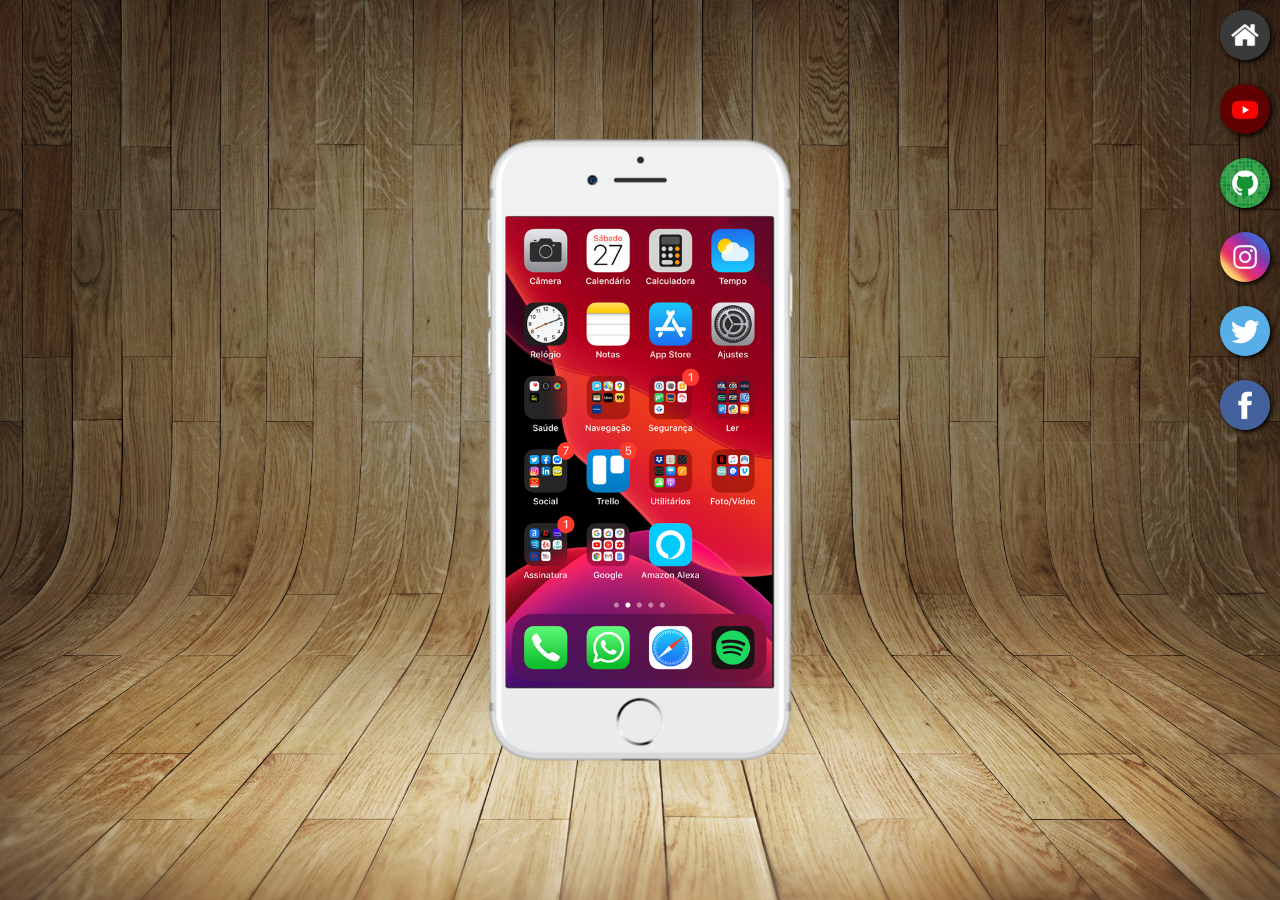
<file: index.html>
<!DOCTYPE html>
<html lang="pt-br">
<head>
    <meta charset="UTF-8">
    <meta http-equiv="X-UA-Compatible" content="IE=edge">
    <meta name="viewport" content="width=device-width, initial-scale=1.0">
    <title>Projeto Redes Sociais</title>
    <link rel="shortcut icon" href="favicon.ico" type="image/x-icon">
    <link rel="stylesheet" href="estilos/style.css">
</head>
<body>
    <main>
        <section id="telefone">
           <iframe src="home.html" name="tela" id="tela" frameborder="0">
                  Seu navegador não é compatível com isso.

           </iframe>
        </section>
        <section id="redes-sociais">
            <a href="home.html" target="tela"><img src="imagens/logo-home.jpg" alt="Home"></a><br>
            <a href="youtube.html" target="tela"><img src="imagens/logo-youtube.jpg" alt="YouTube"></a><br>
            <a href="github.html" target="tela"><img src="imagens/logo-github.jpg" alt="GitHub"></a><br>
            <a href="instagram.html" target="tela"><img src="imagens/logo-instagram.jpg" alt="Instagram"></a><br>
            <a href="twitter.html" target="tela"><img src="imagens/logo-twitter.jpg" alt="Twitter"></a><br>
            <a href="facebook.html" target="tela"><img src="imagens/logo-facebook.jpg" alt="Facebook"></a><br>
        </section>
    </main>
</body>
</html>
</file>
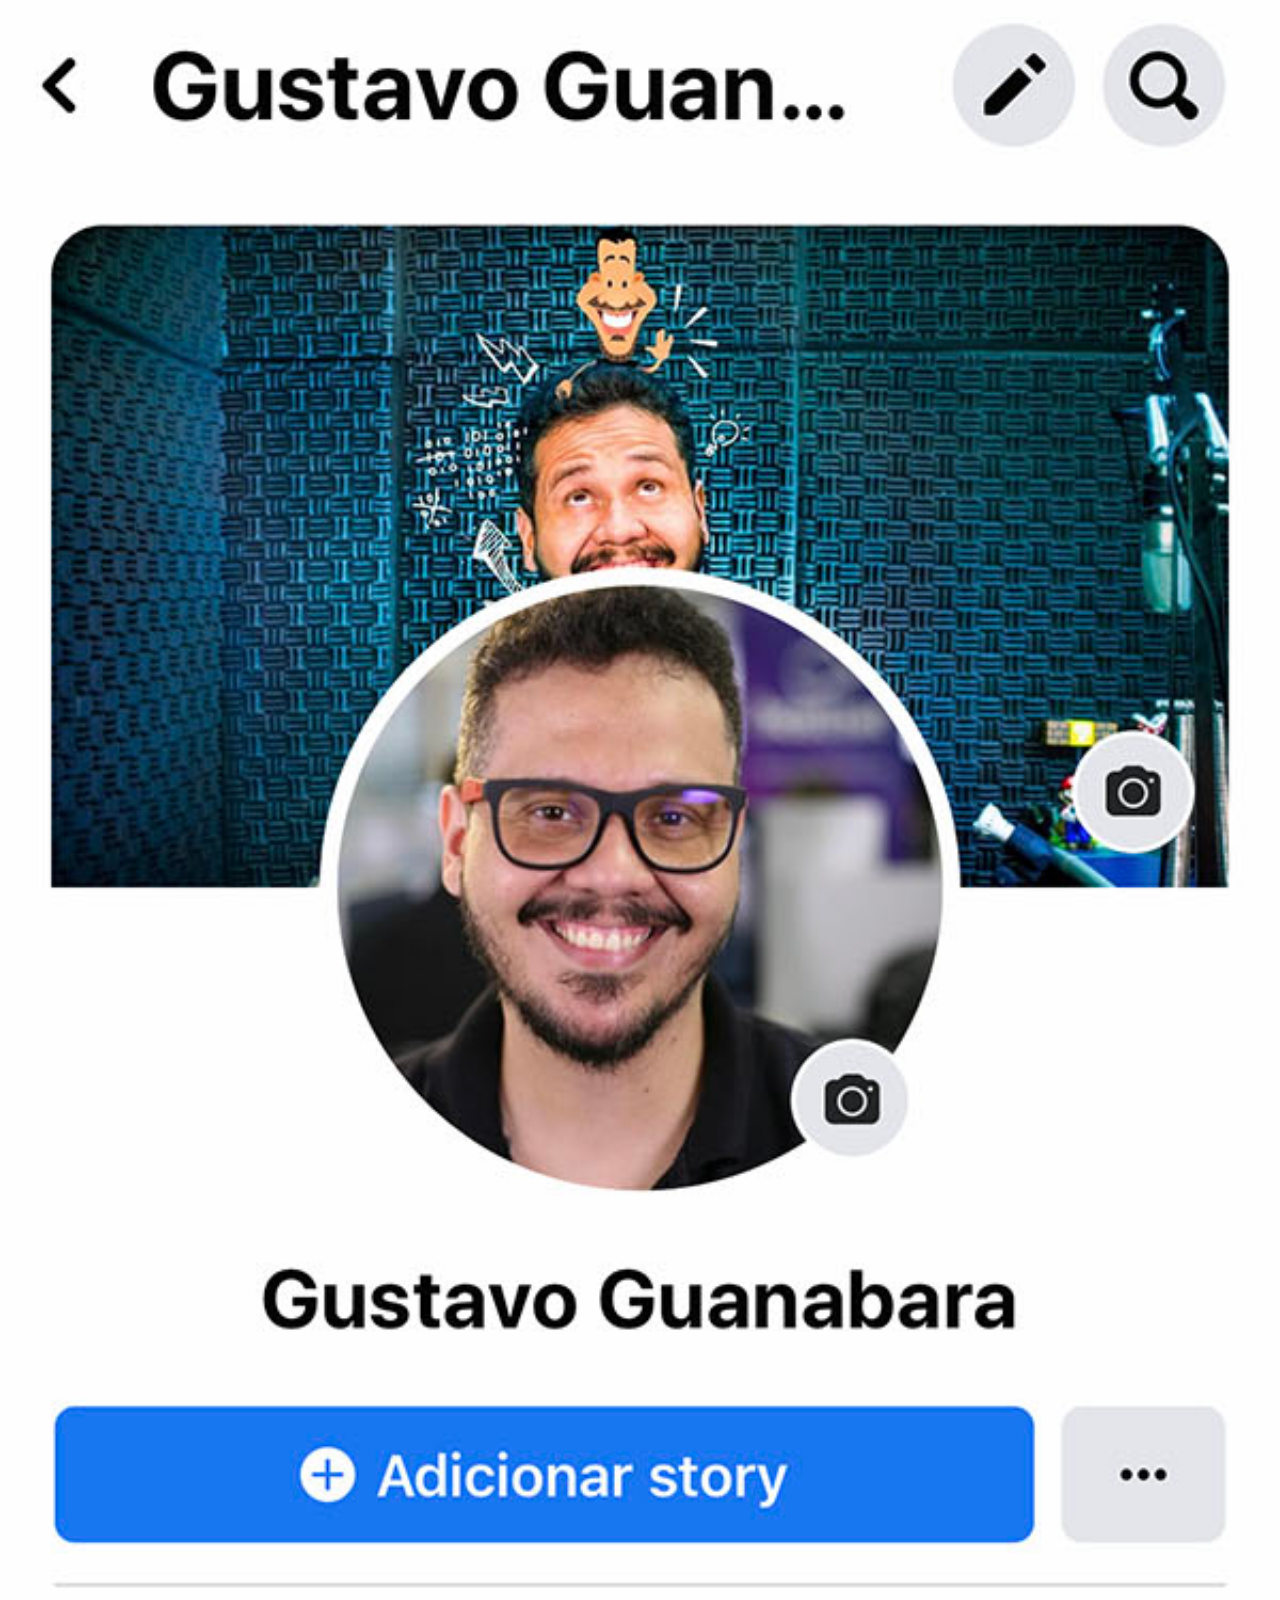
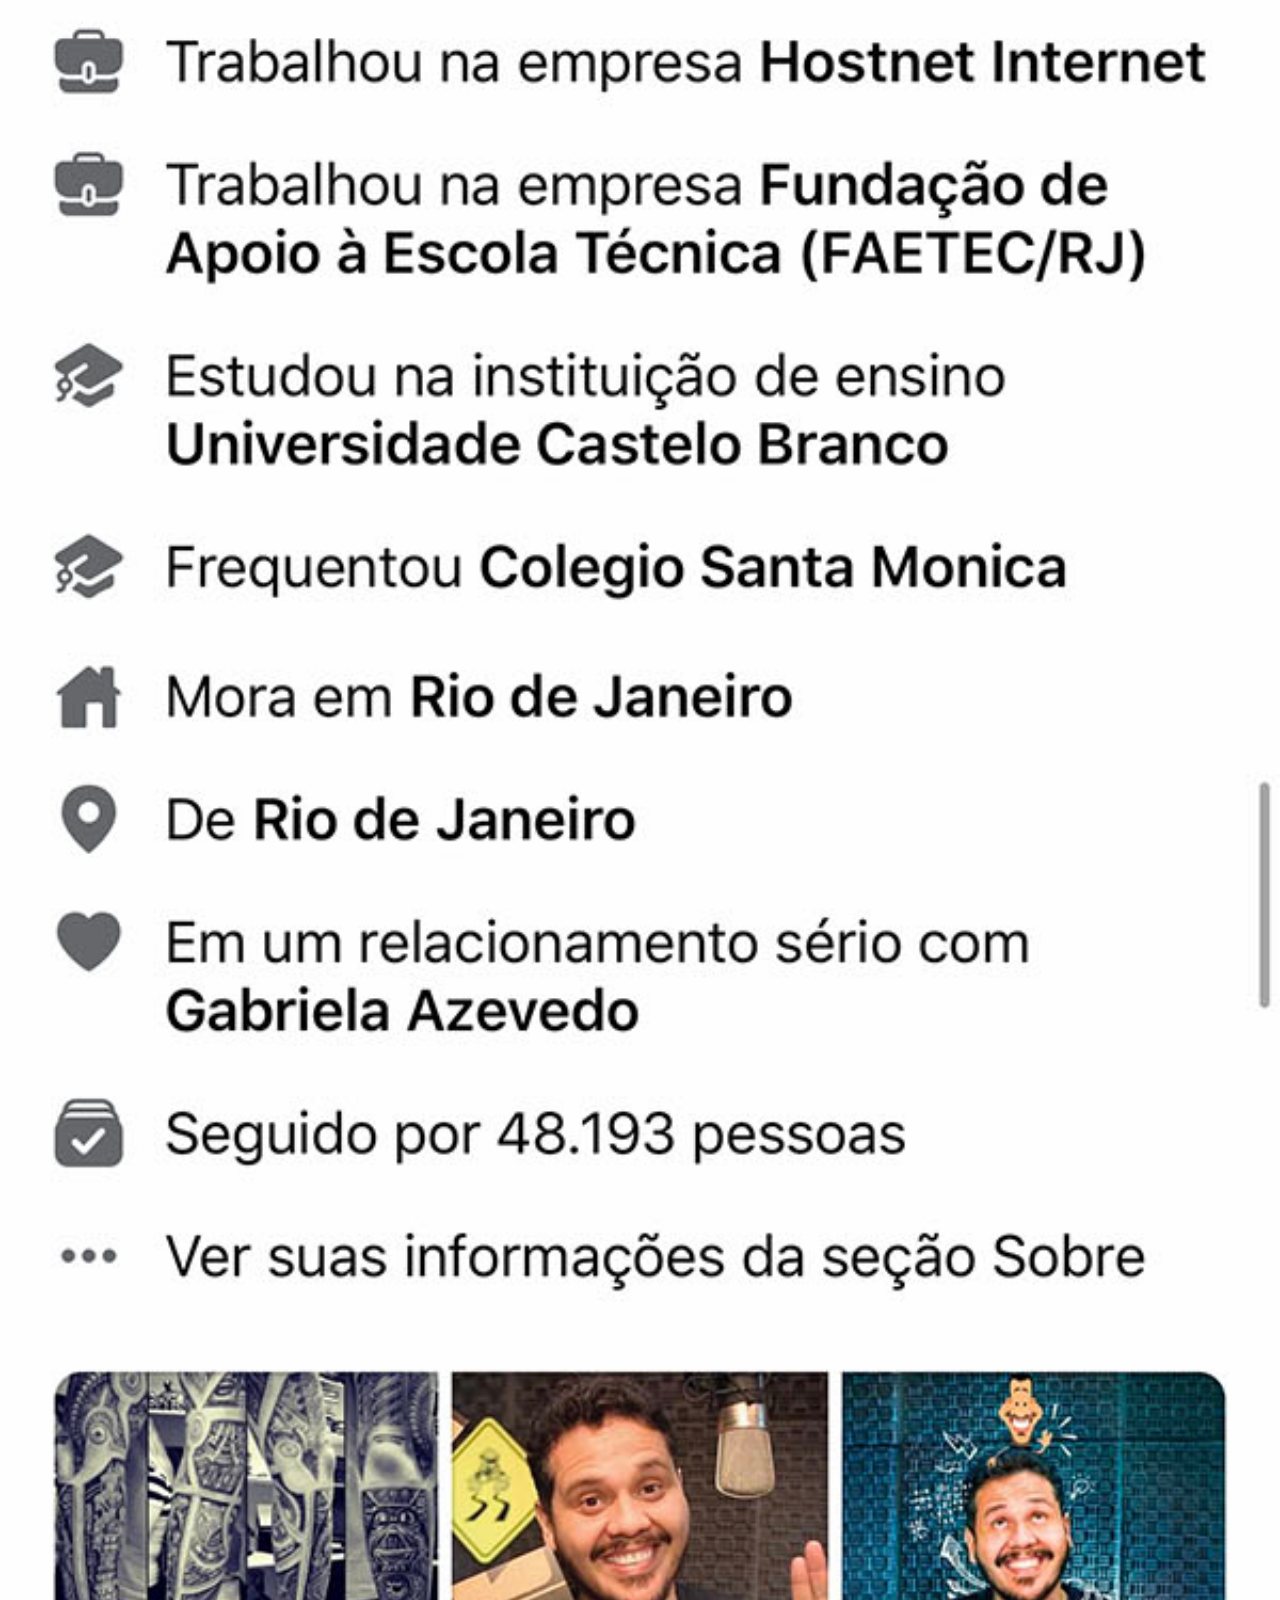
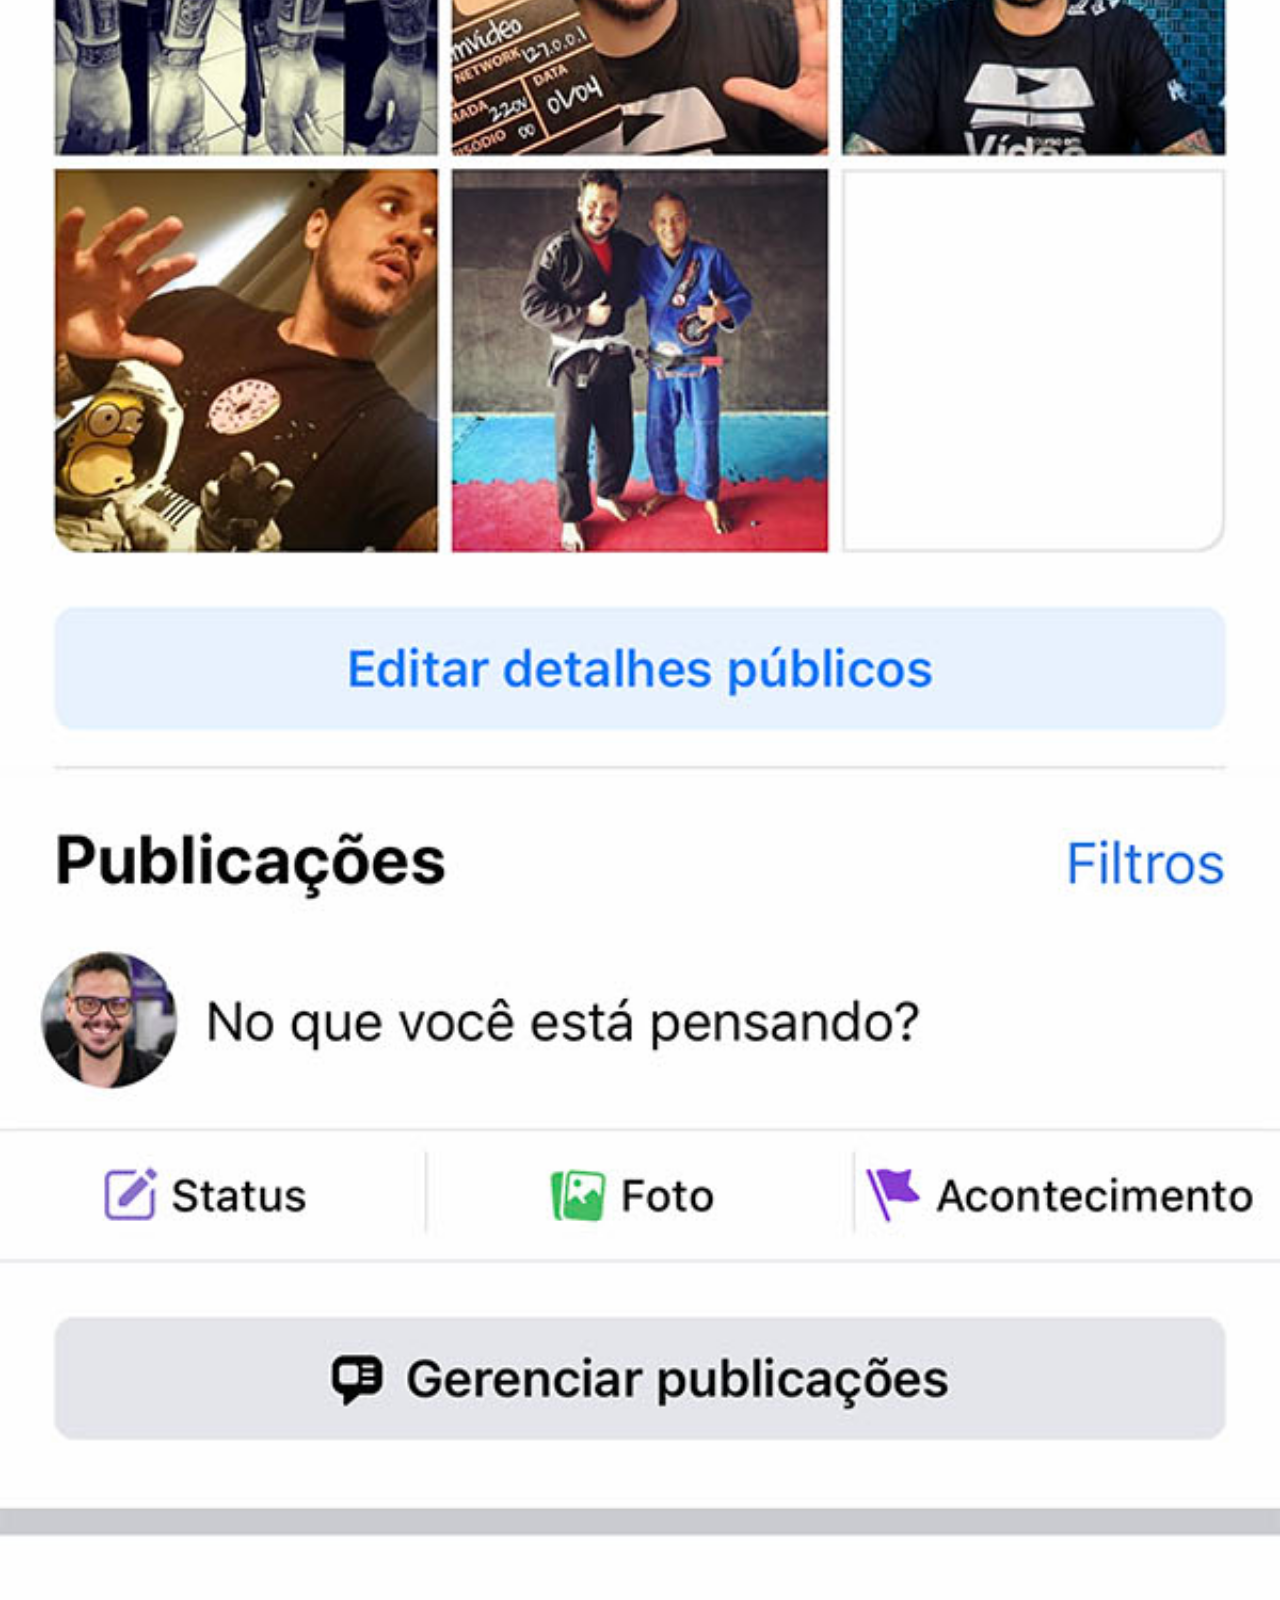
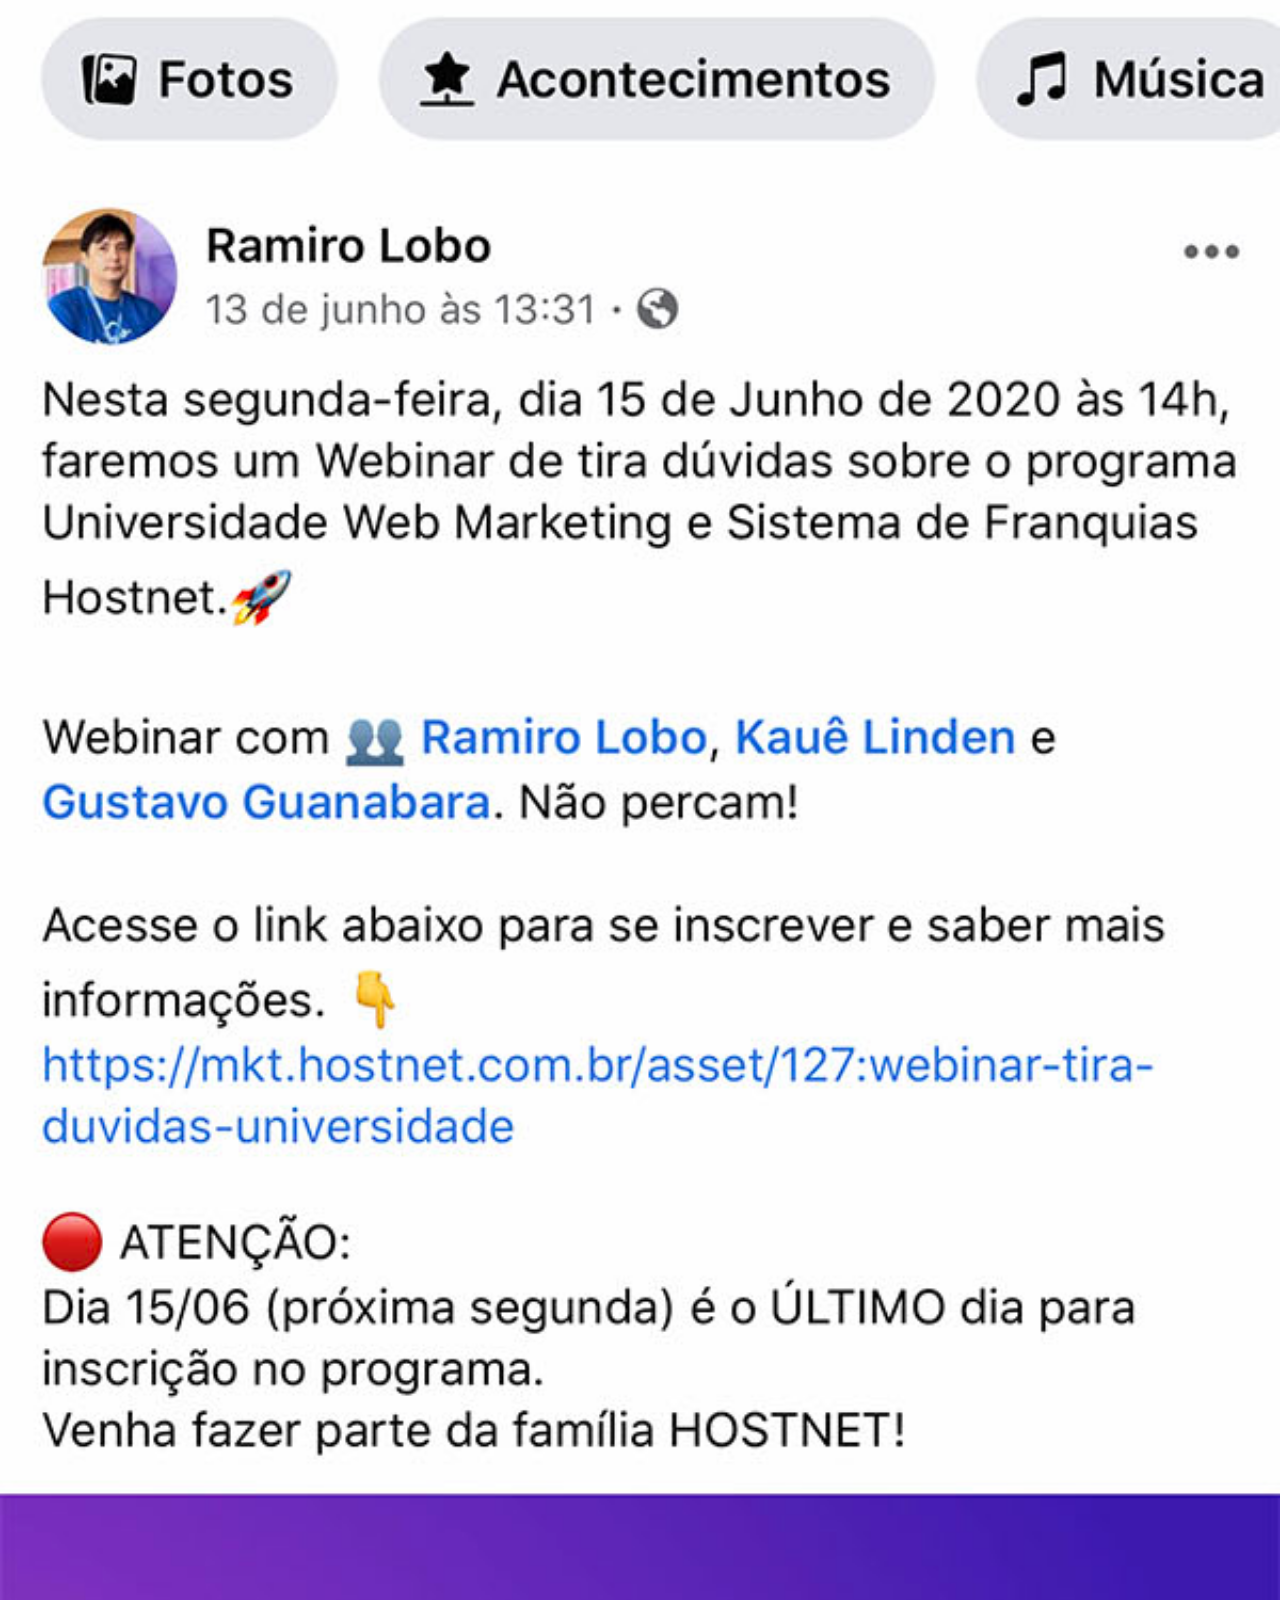
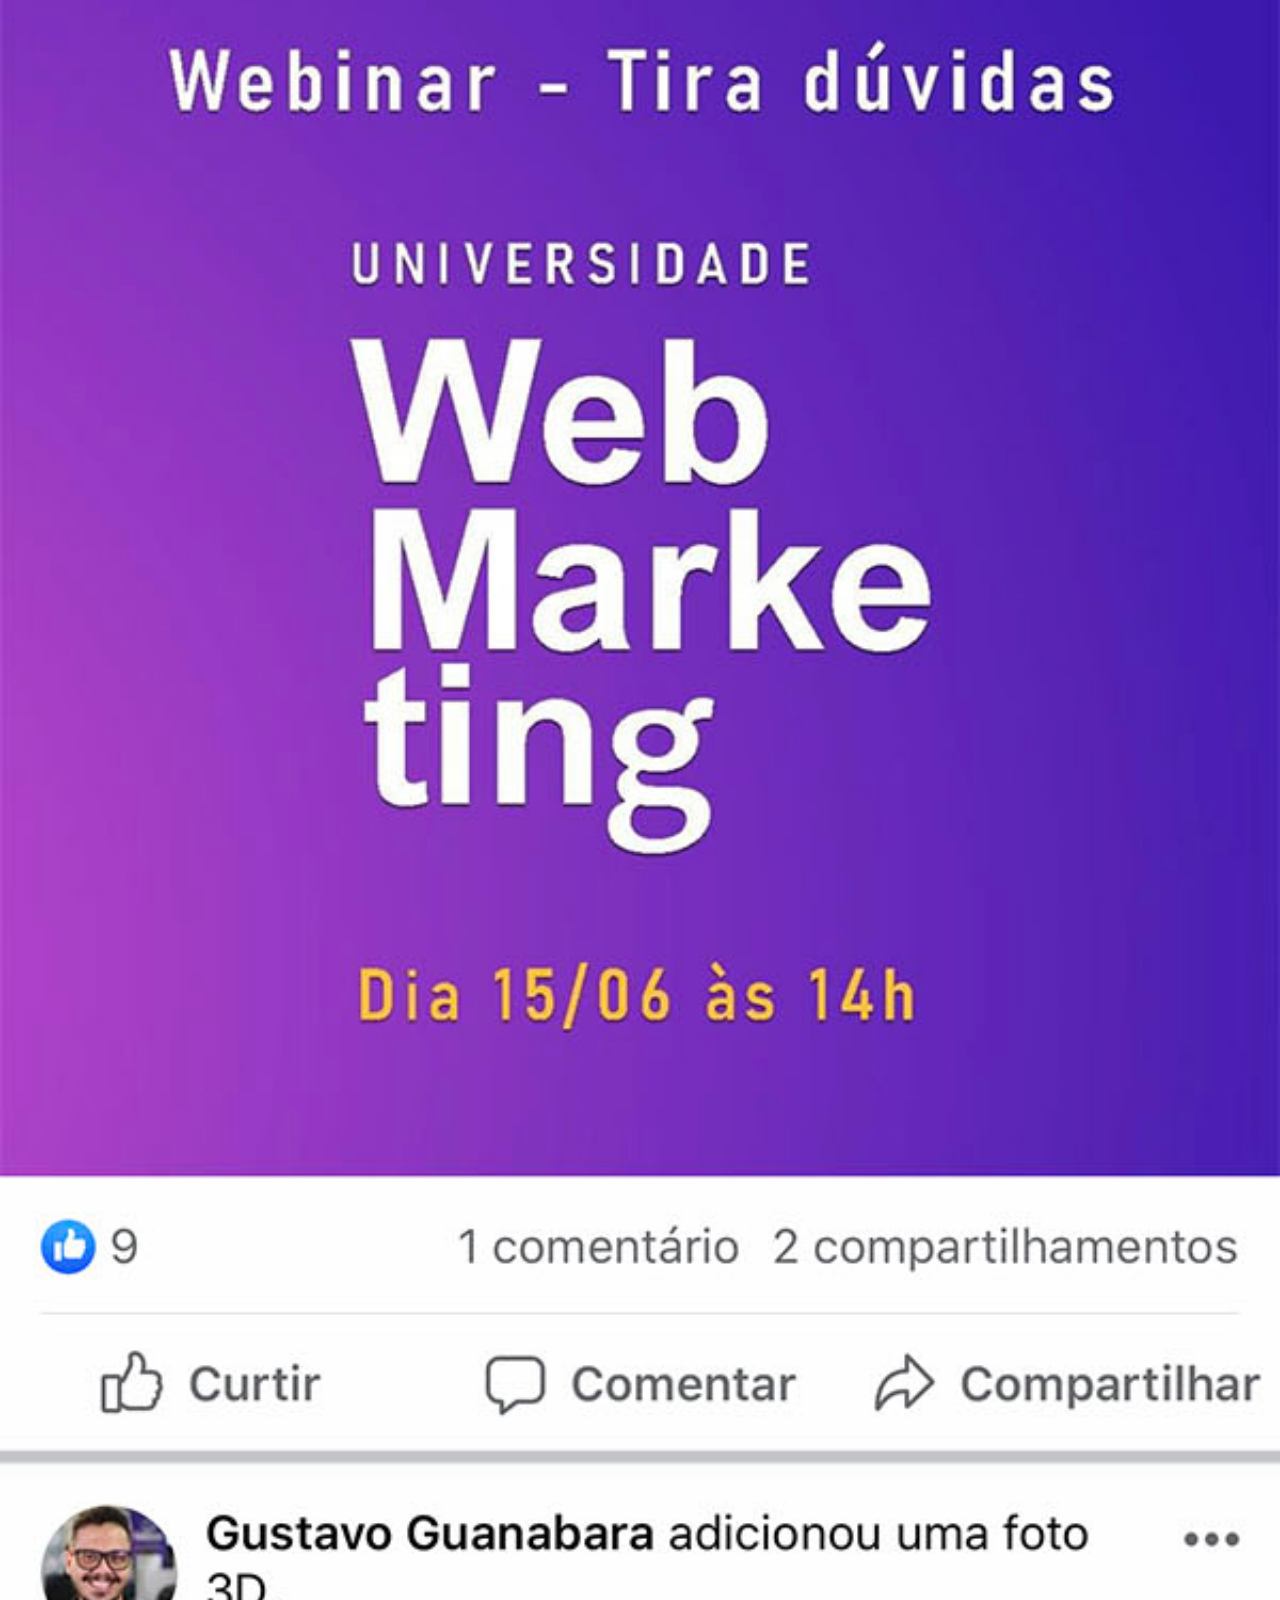
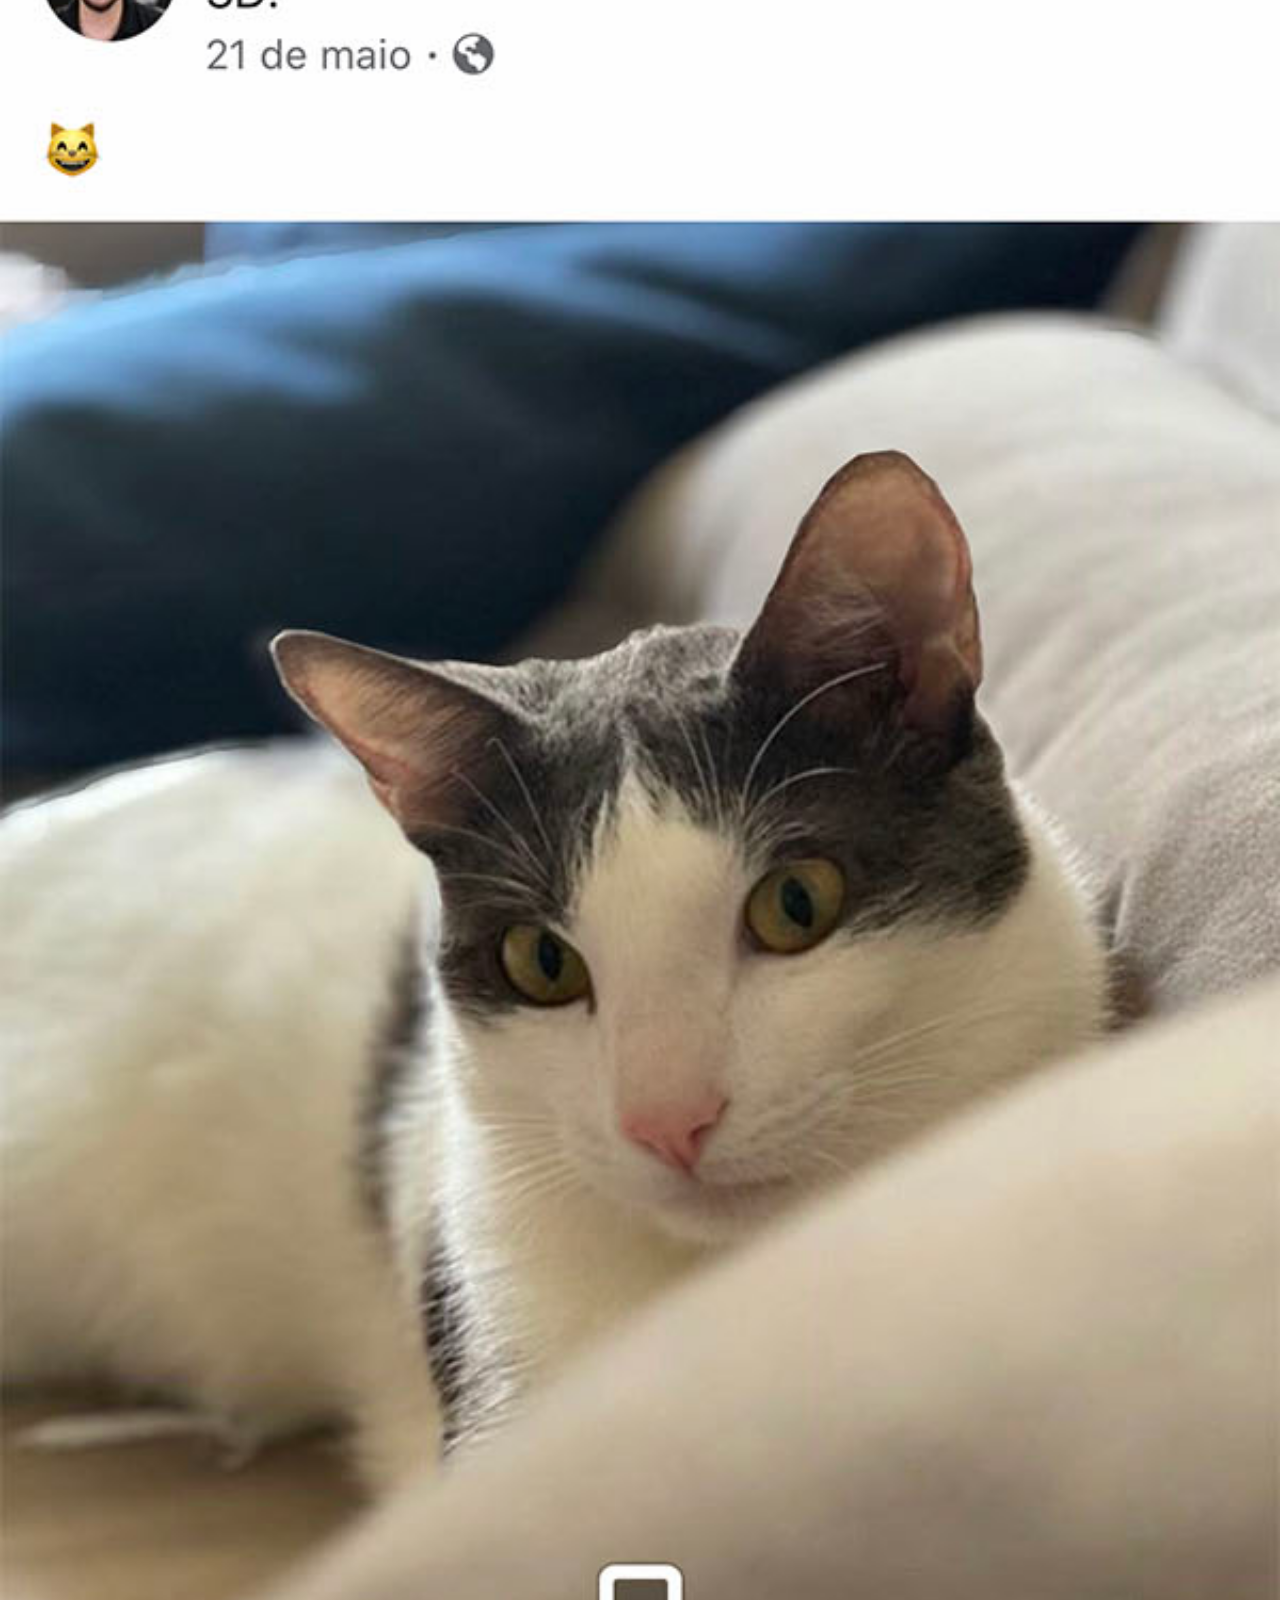
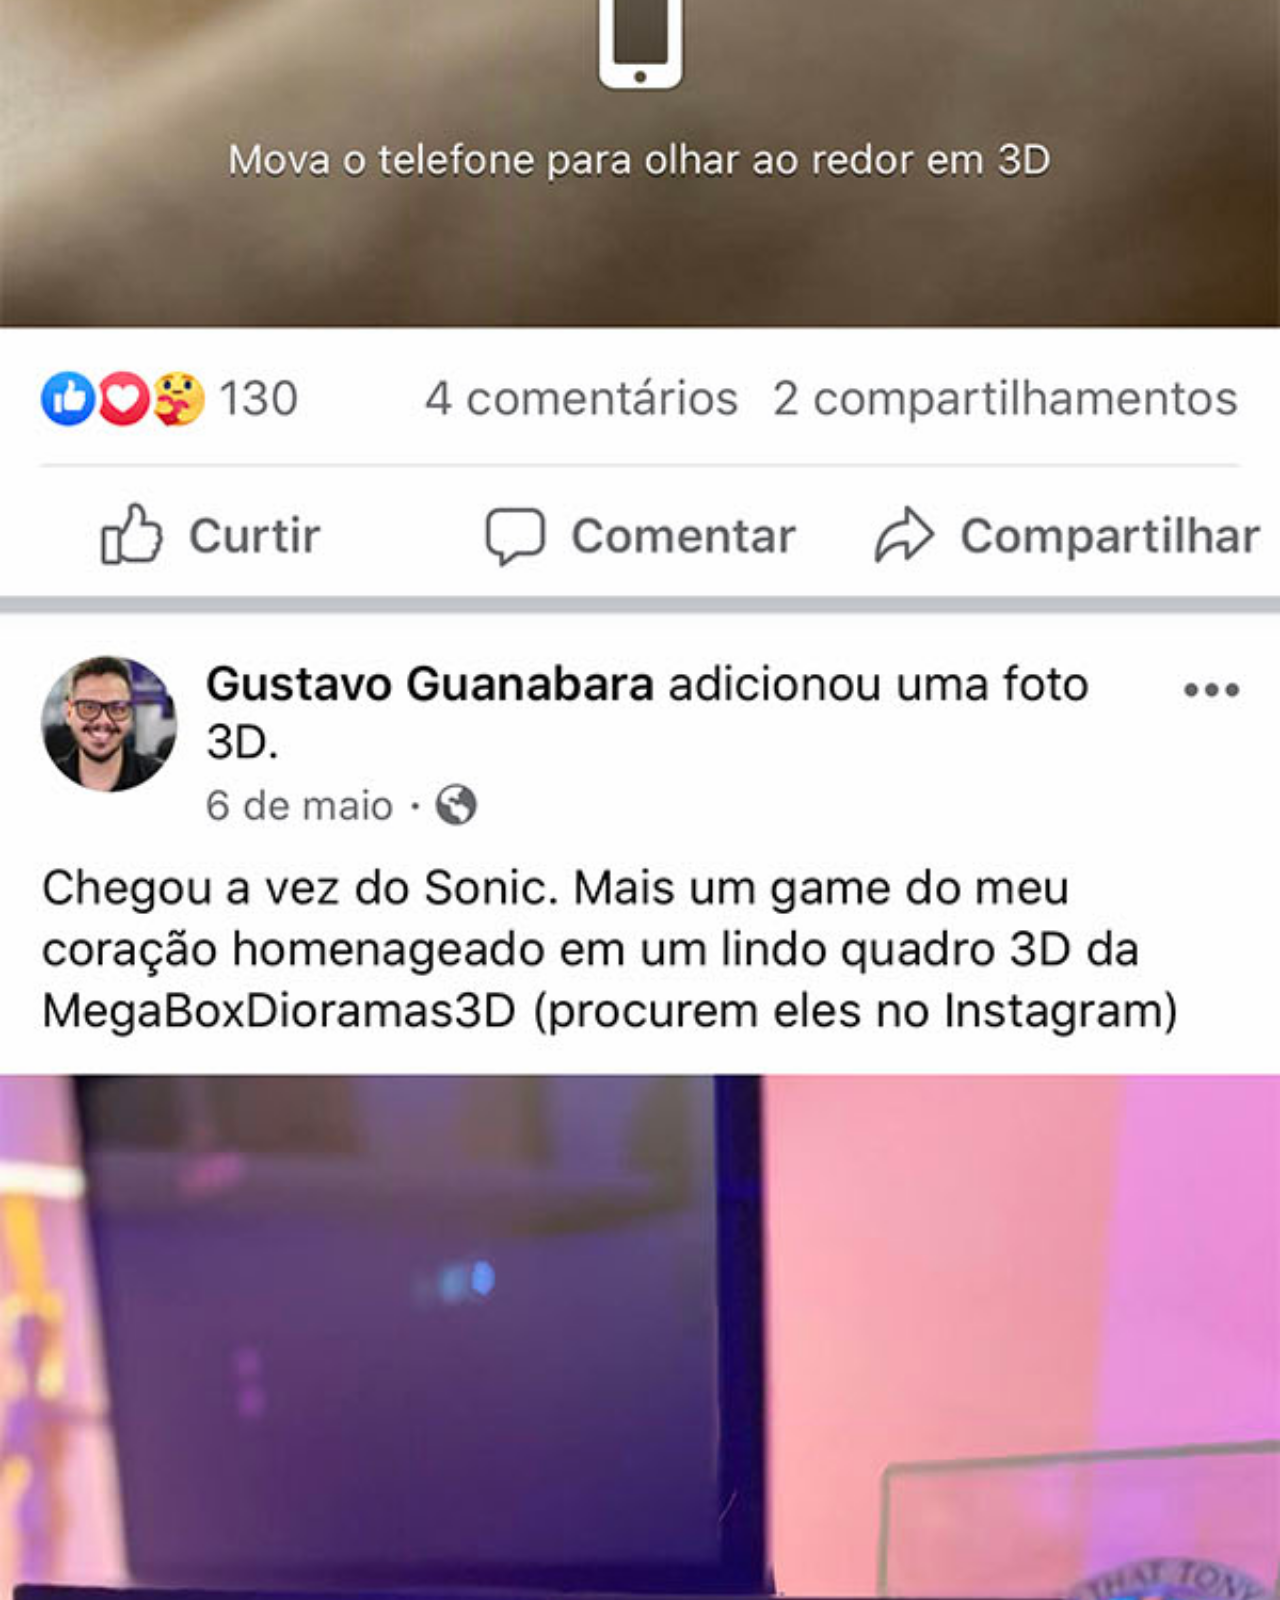
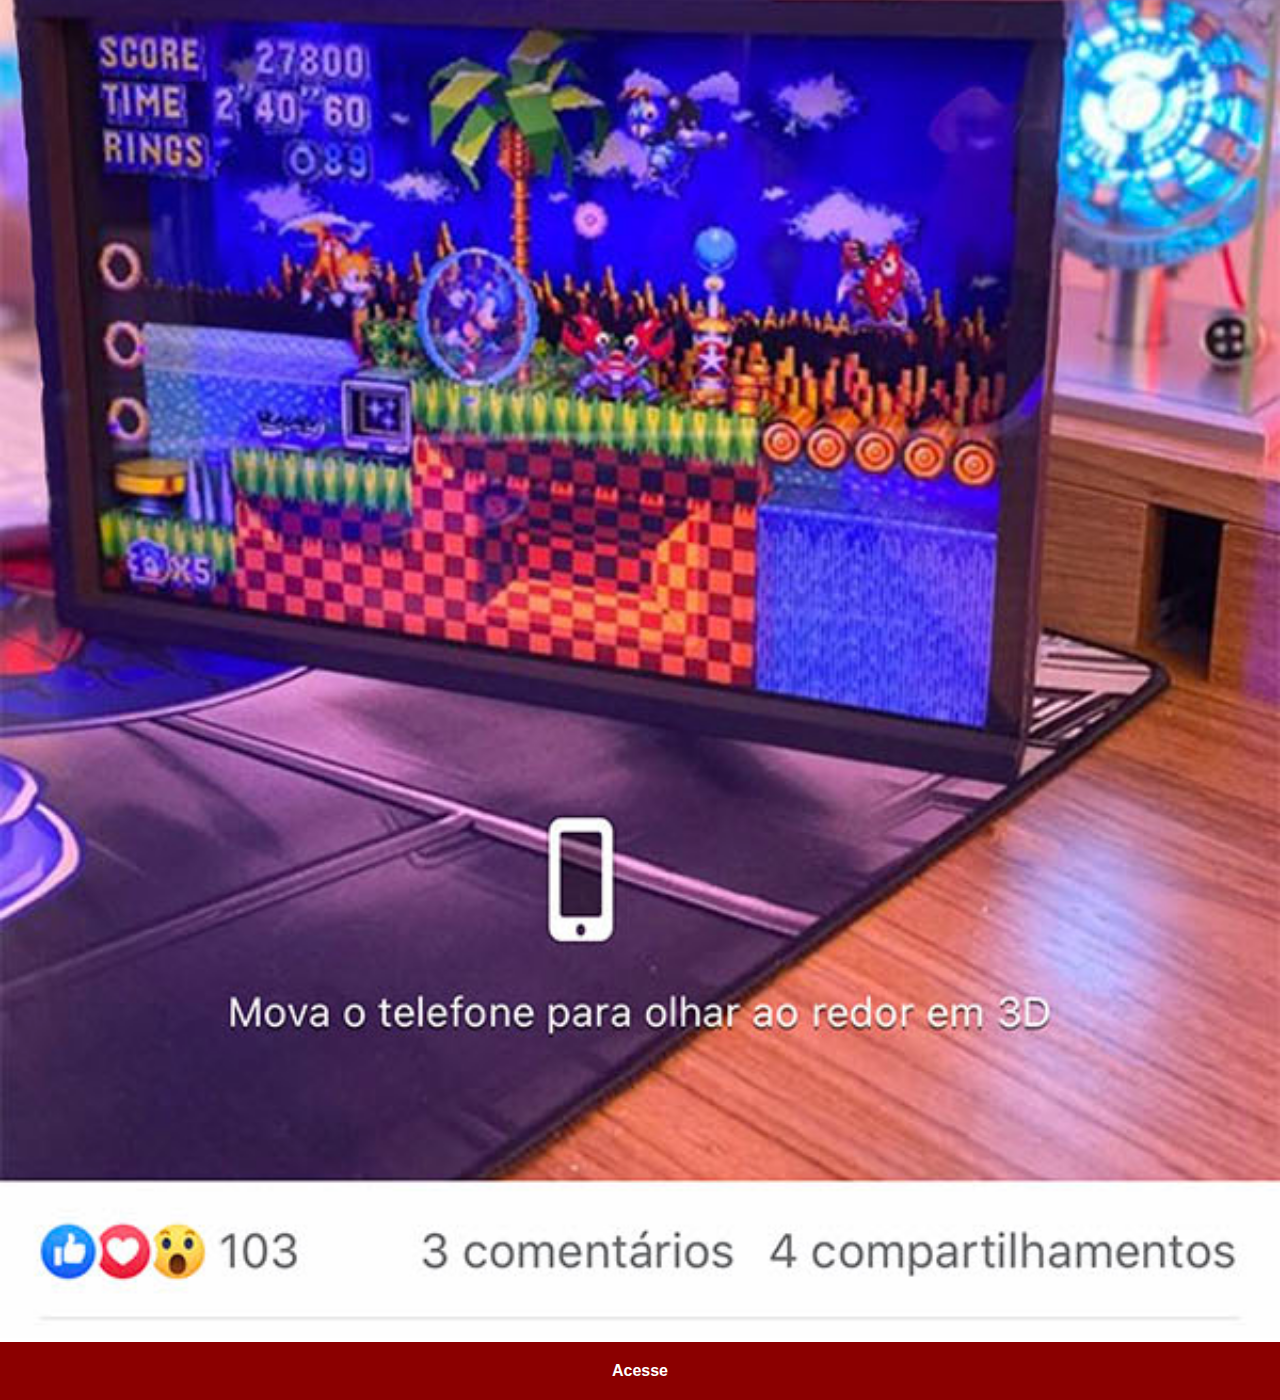
<file: facebook.html>
<!DOCTYPE html>
<html lang="pt-br">
<head>
    <meta charset="UTF-8">
    <meta http-equiv="X-UA-Compatible" content="IE=edge">
    <meta name="viewport" content="width=device-width, initial-scale=1.0">
    <title>Facebook</title>
    <link rel="stylesheet" href="estilos/social.css">
</head>
<body>
    <img src="imagens/tela-facebook.jpg" alt="Facebook">
    <a href="https://www.facebook.com/gustavoguanabara/?locale=pt_BR" target="_blank">Acesse</a>
</body>
</html>
</file>
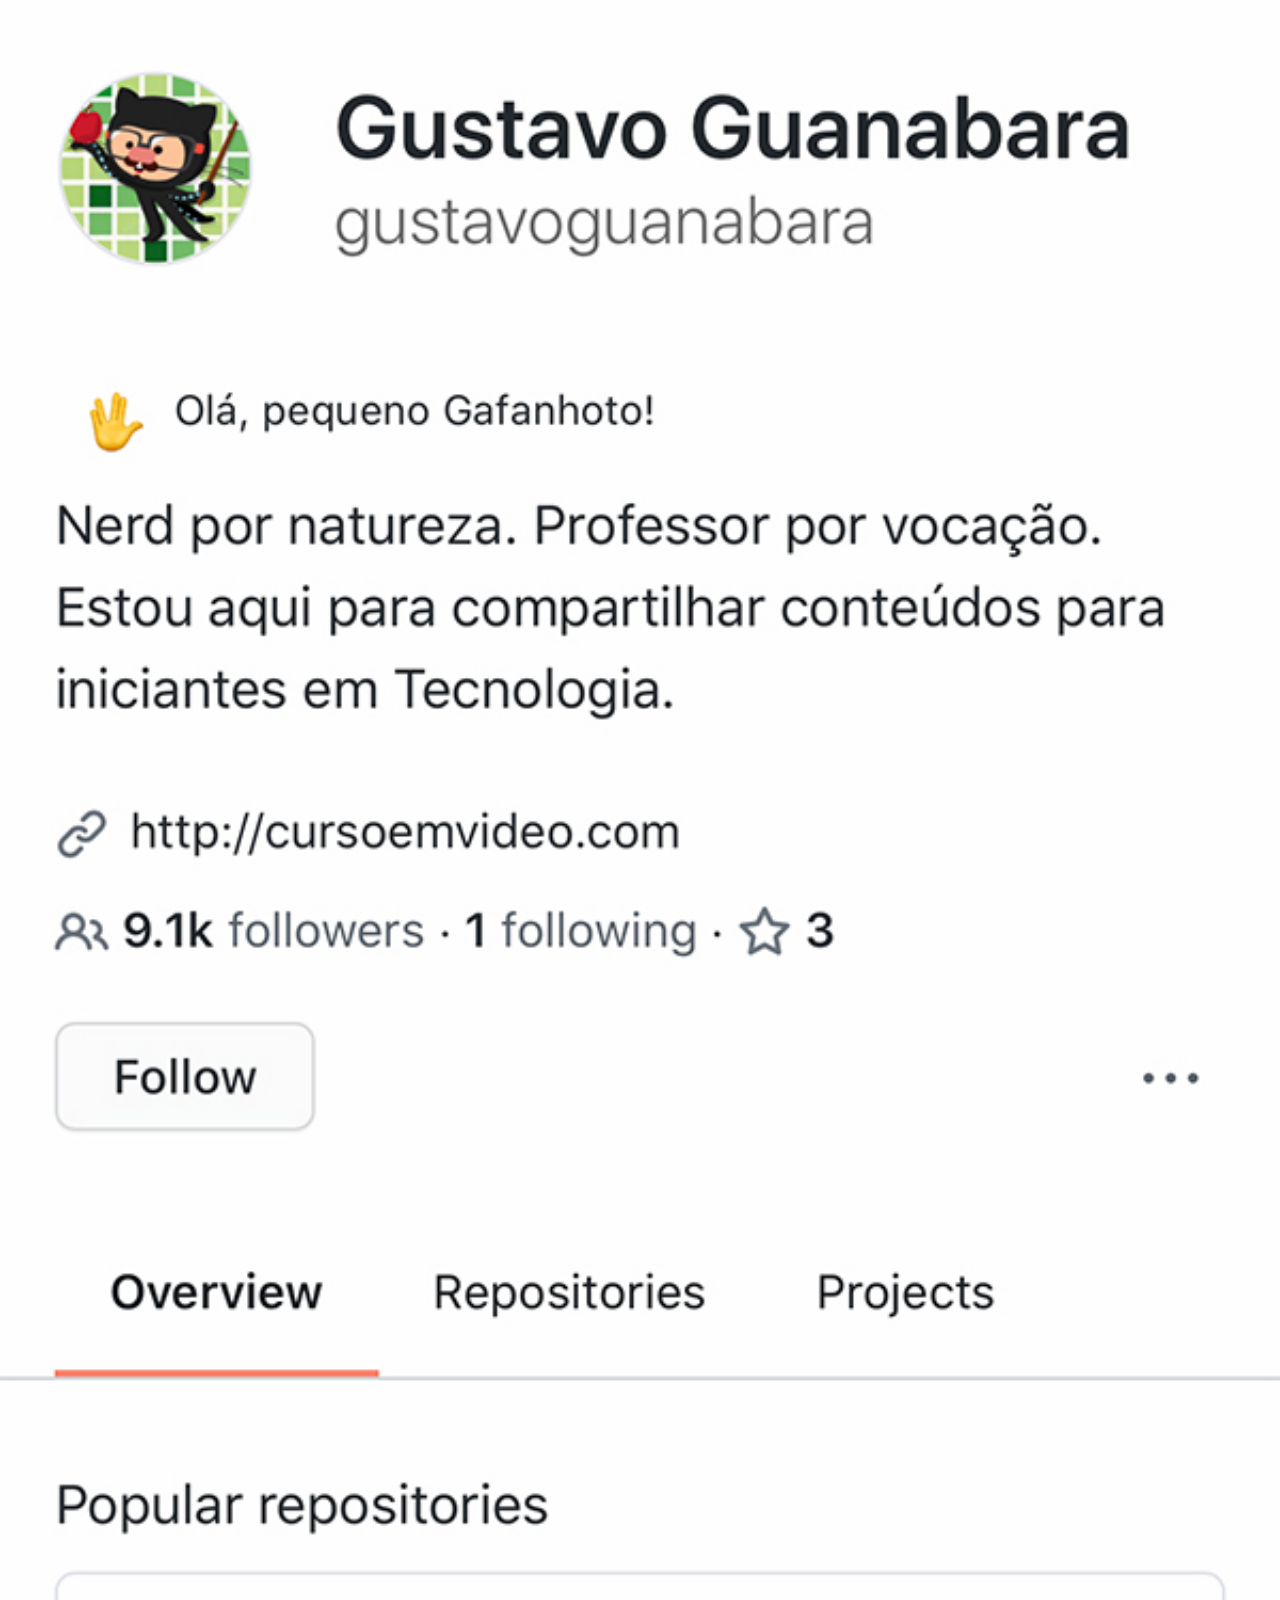
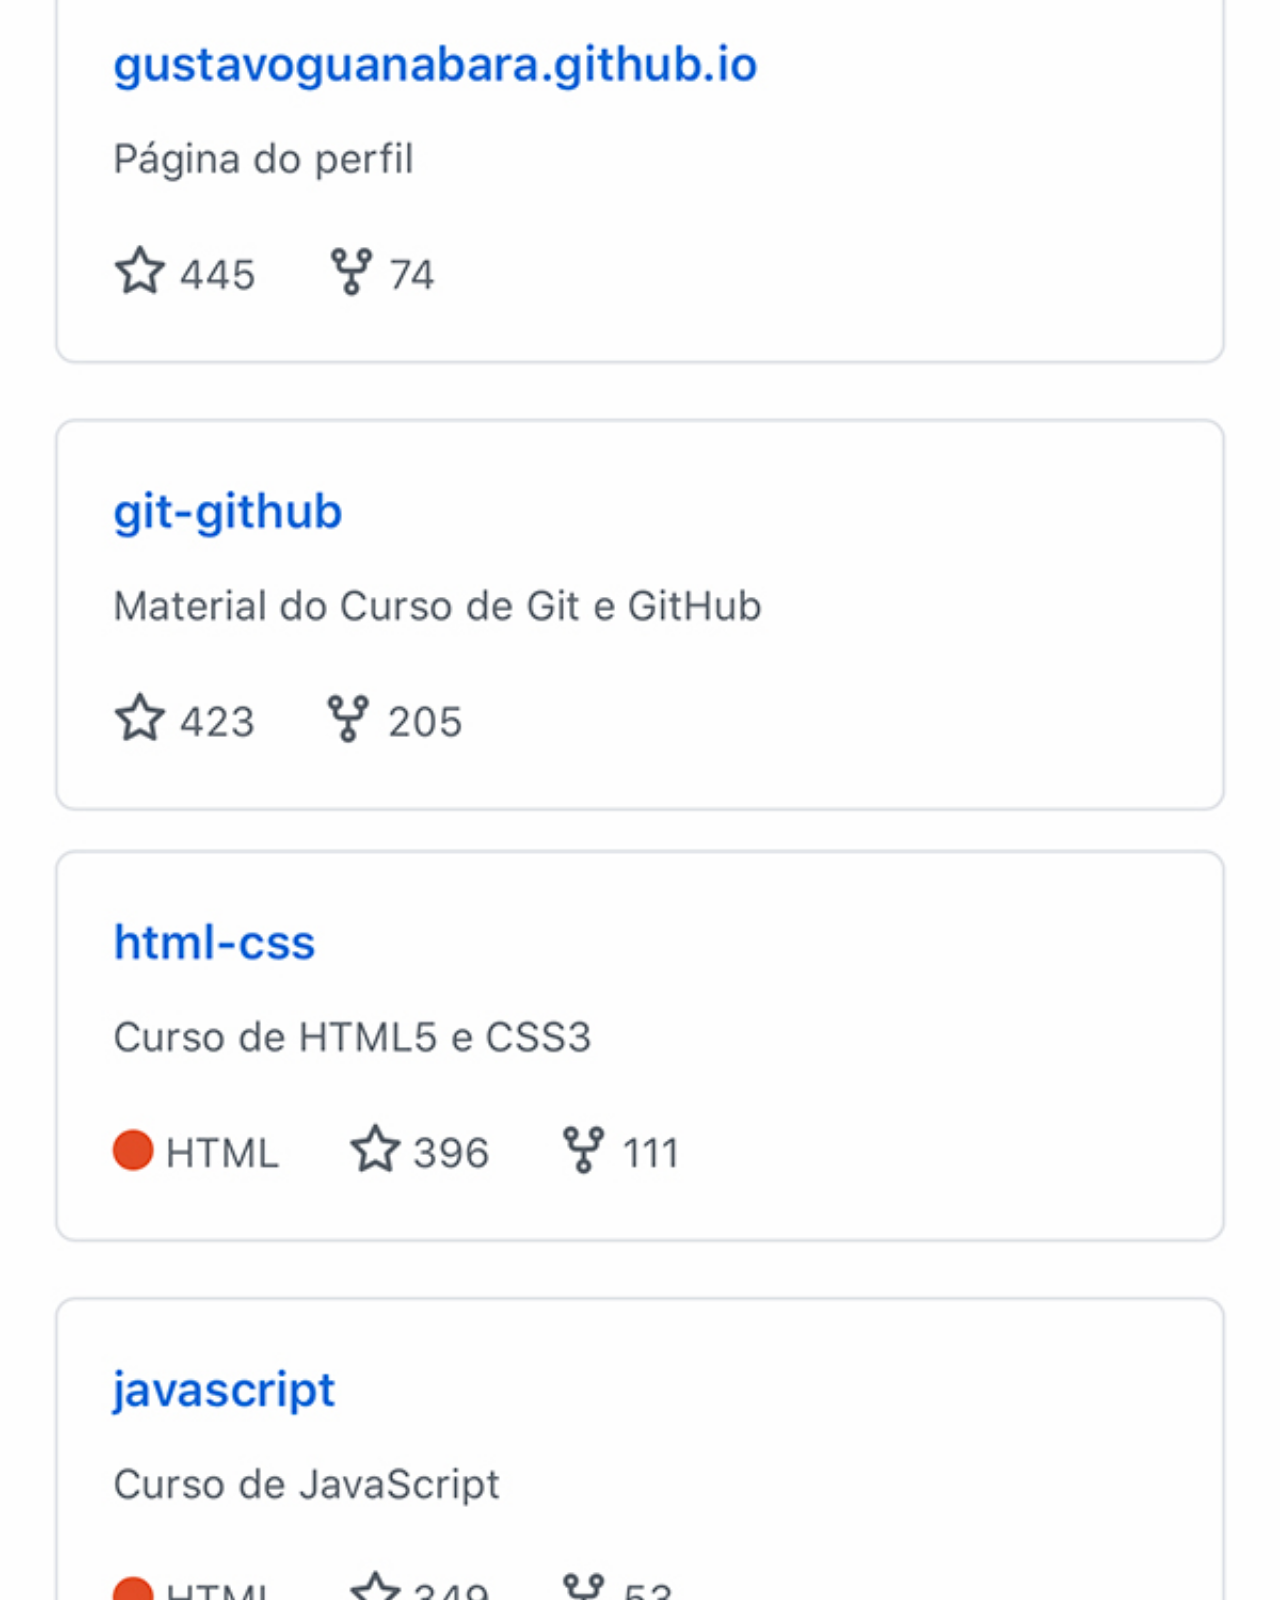
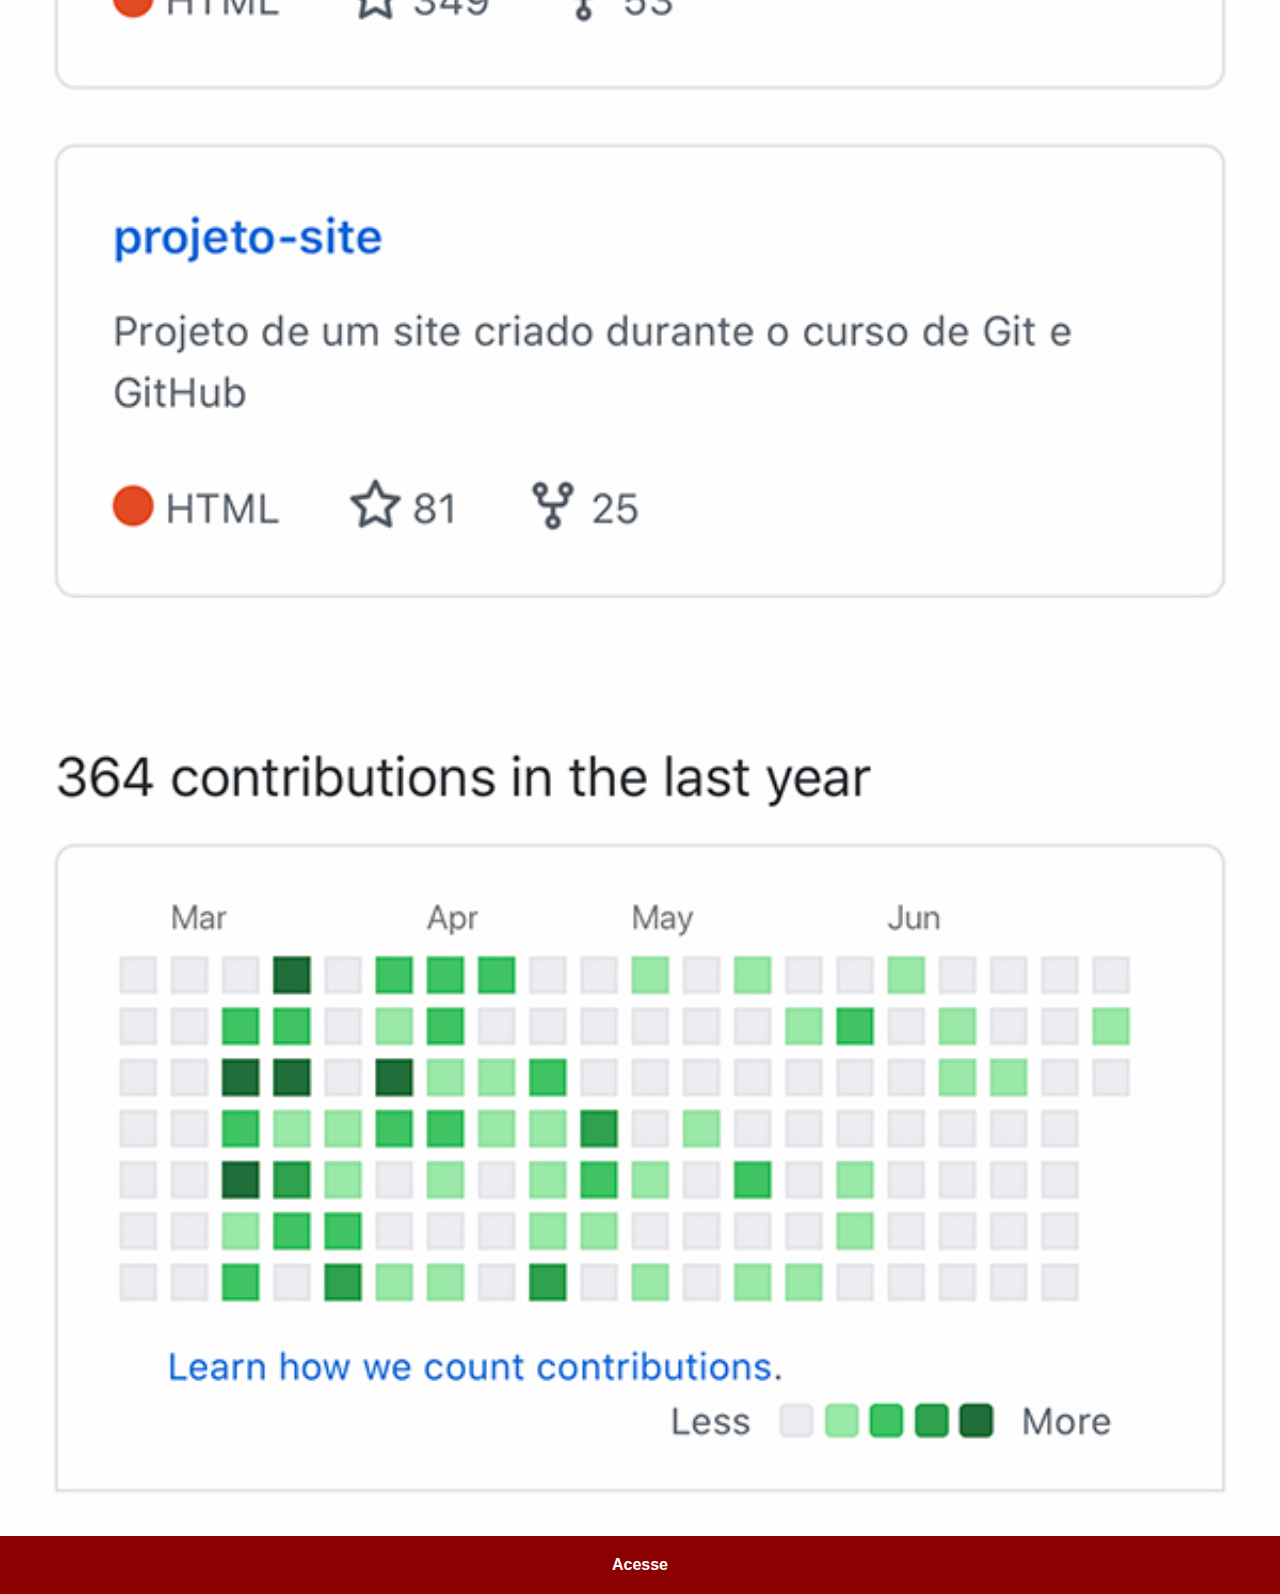
<file: github.html>
<!DOCTYPE html>
<html lang="pt-br">
<head>
    <meta charset="UTF-8">
    <meta http-equiv="X-UA-Compatible" content="IE=edge">
    <meta name="viewport" content="width=device-width, initial-scale=1.0">
    <title>Github</title>
    <link rel="stylesheet" href="estilos/social.css">
</head>
<body>
    <img src="imagens/tela-github.jpg" alt="GitHub">
    <a href="https://github.com/gustavoguanabara" target="_blank">Acesse</a>
</body>
</html>
</file>
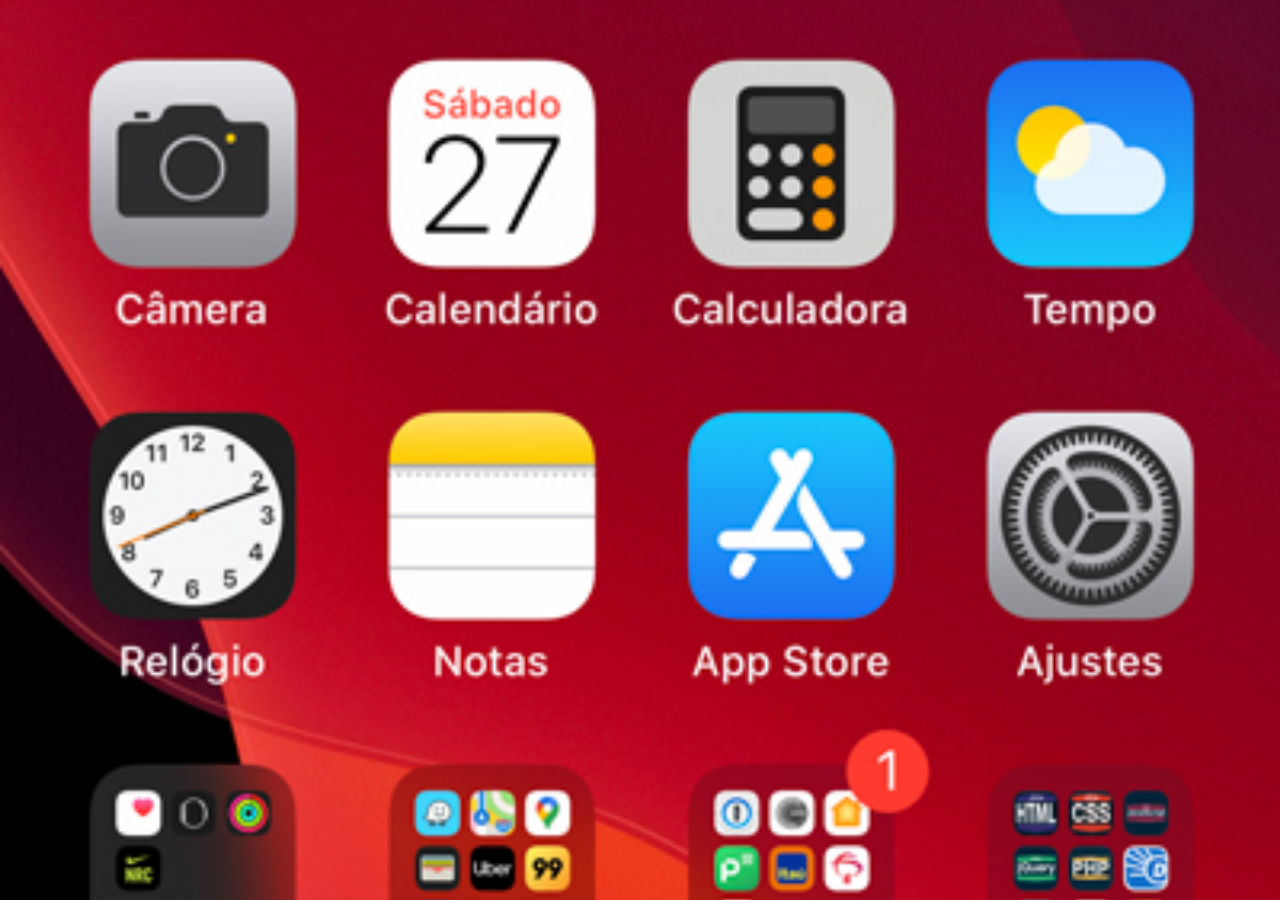
<file: home.html>
<!DOCTYPE html>
<html lang="pt-br">
<head>
    <meta charset="UTF-8">
    <meta http-equiv="X-UA-Compatible" content="IE=edge">
    <meta name="viewport" content="width=device-width, initial-scale=1.0">
    <title>Home</title>
    <style>
        * {
            margin: 0px;
            padding: 0px;
        }

        body{
            width: 100vw;
            height: 100vh;
            background: black url('imagens/tela-home.jpg');
            background-size: cover;
        }
    </style>
</head>
<body>
    
</body>
</html>
</file>
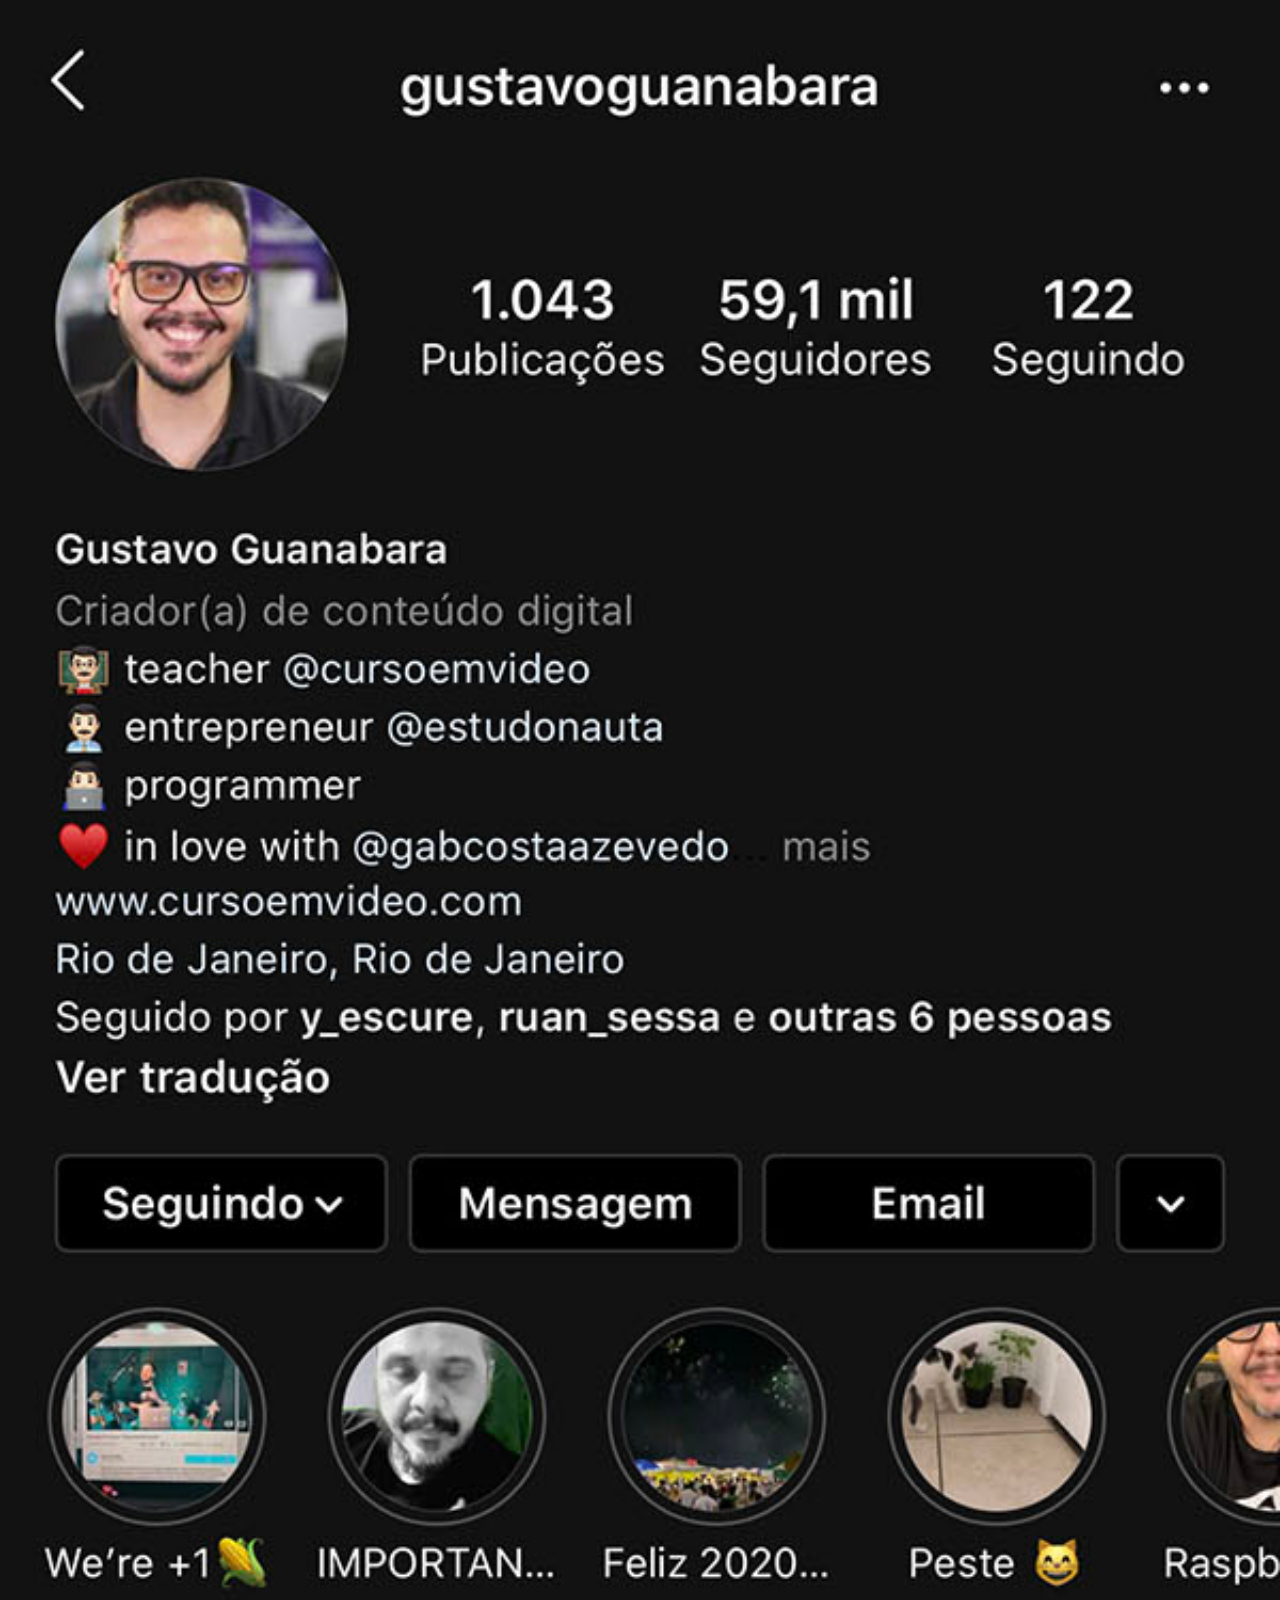
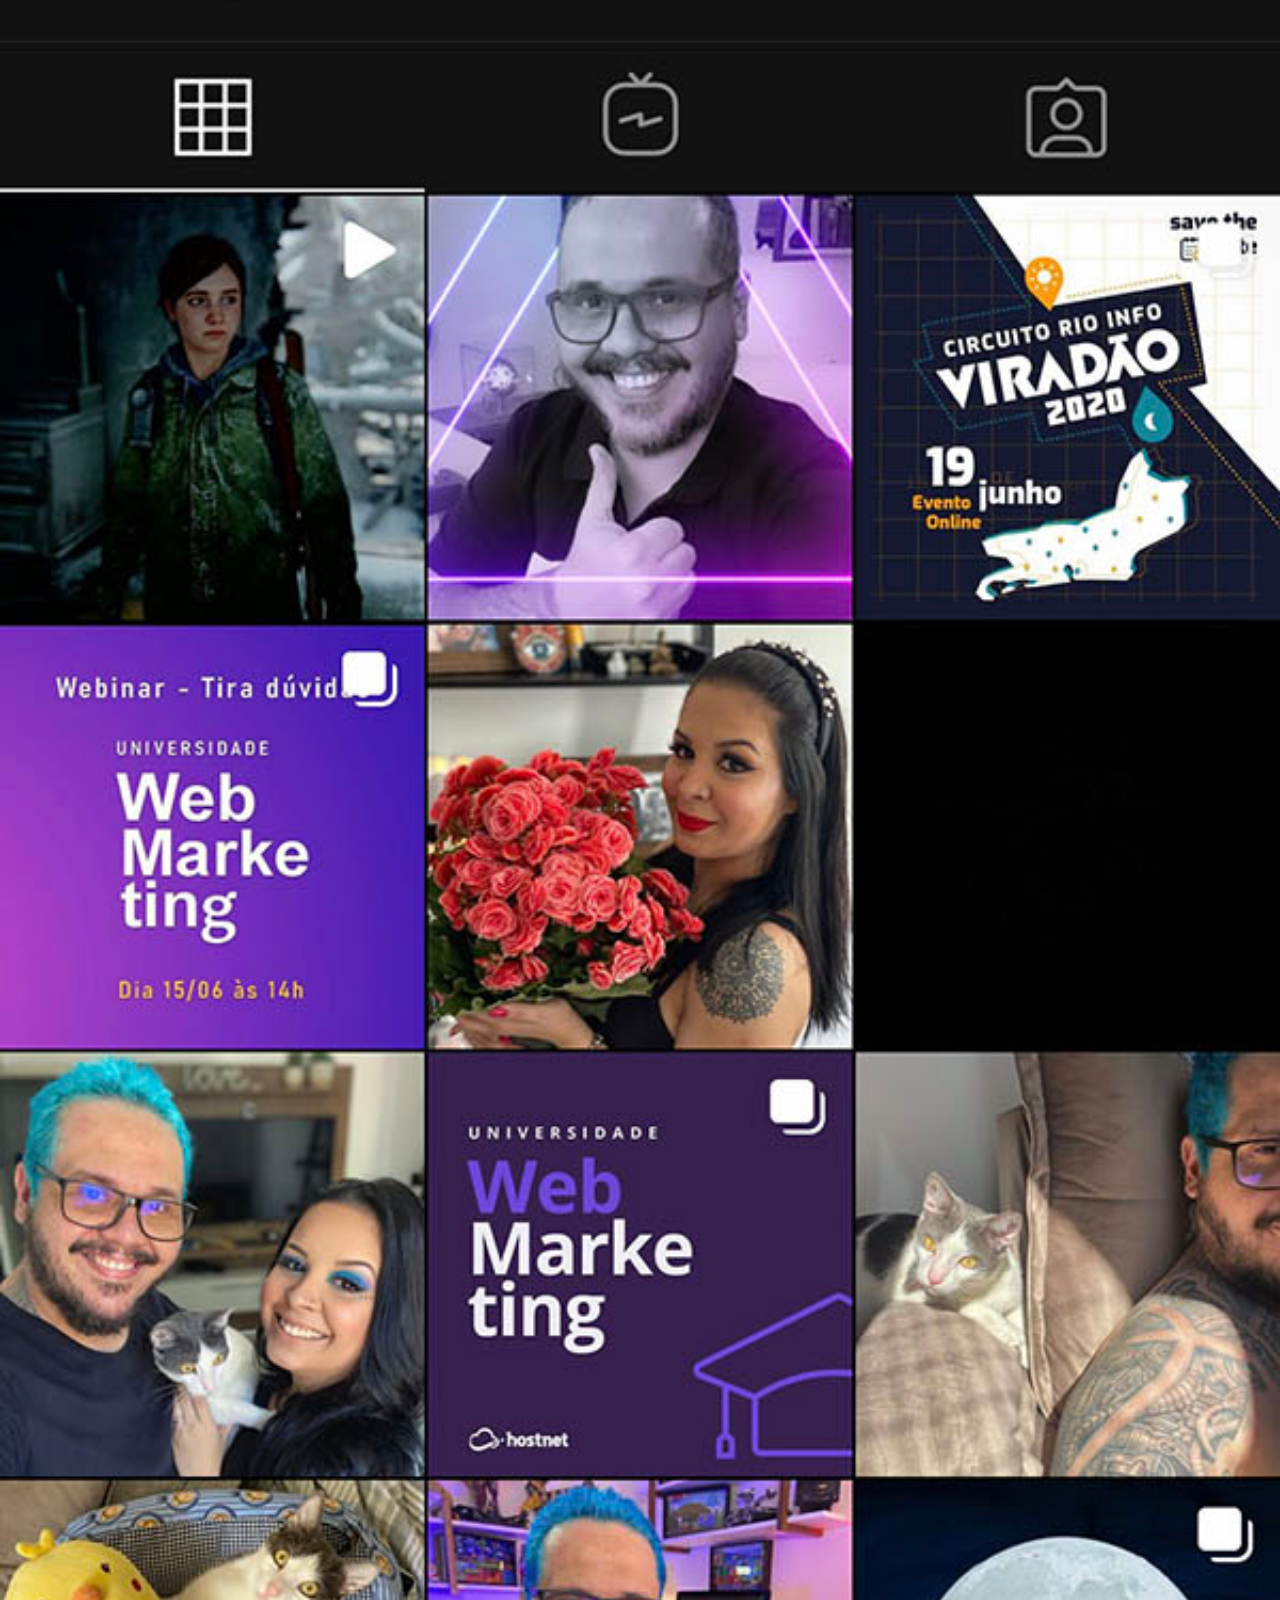
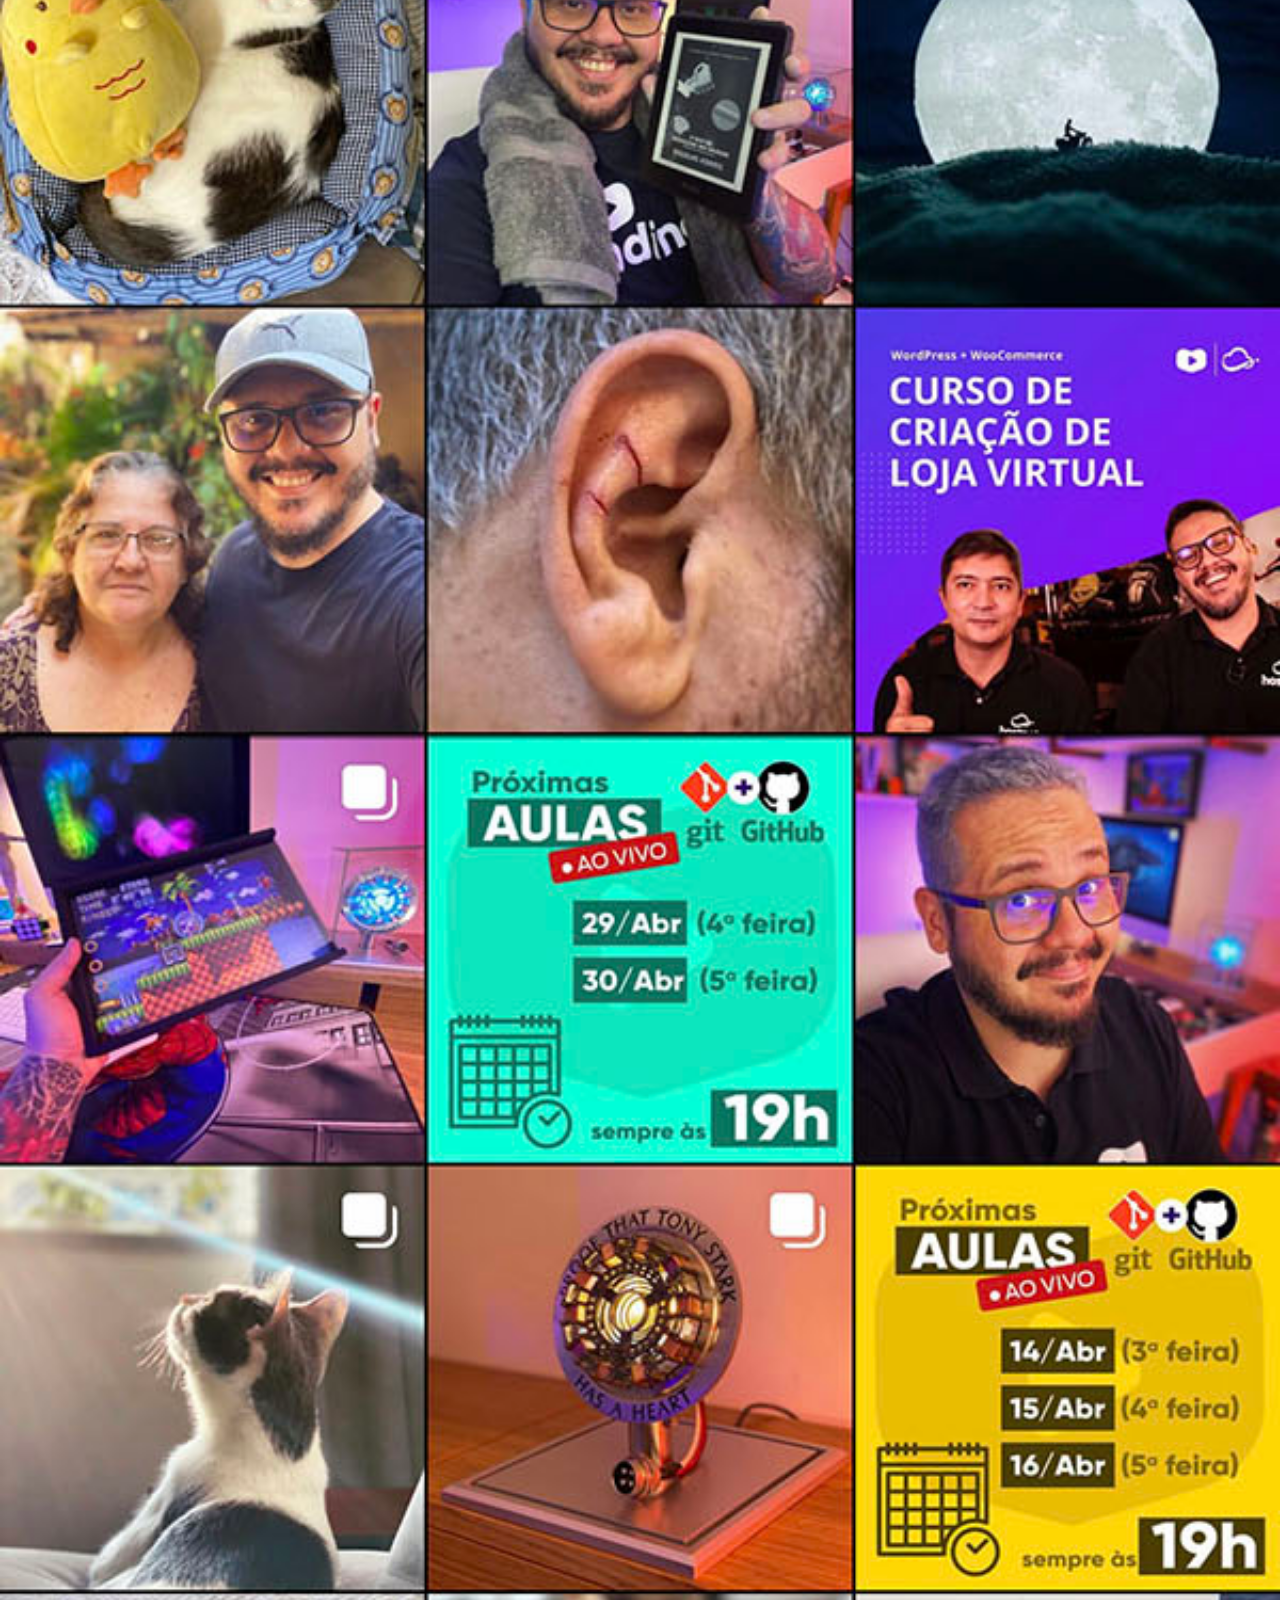
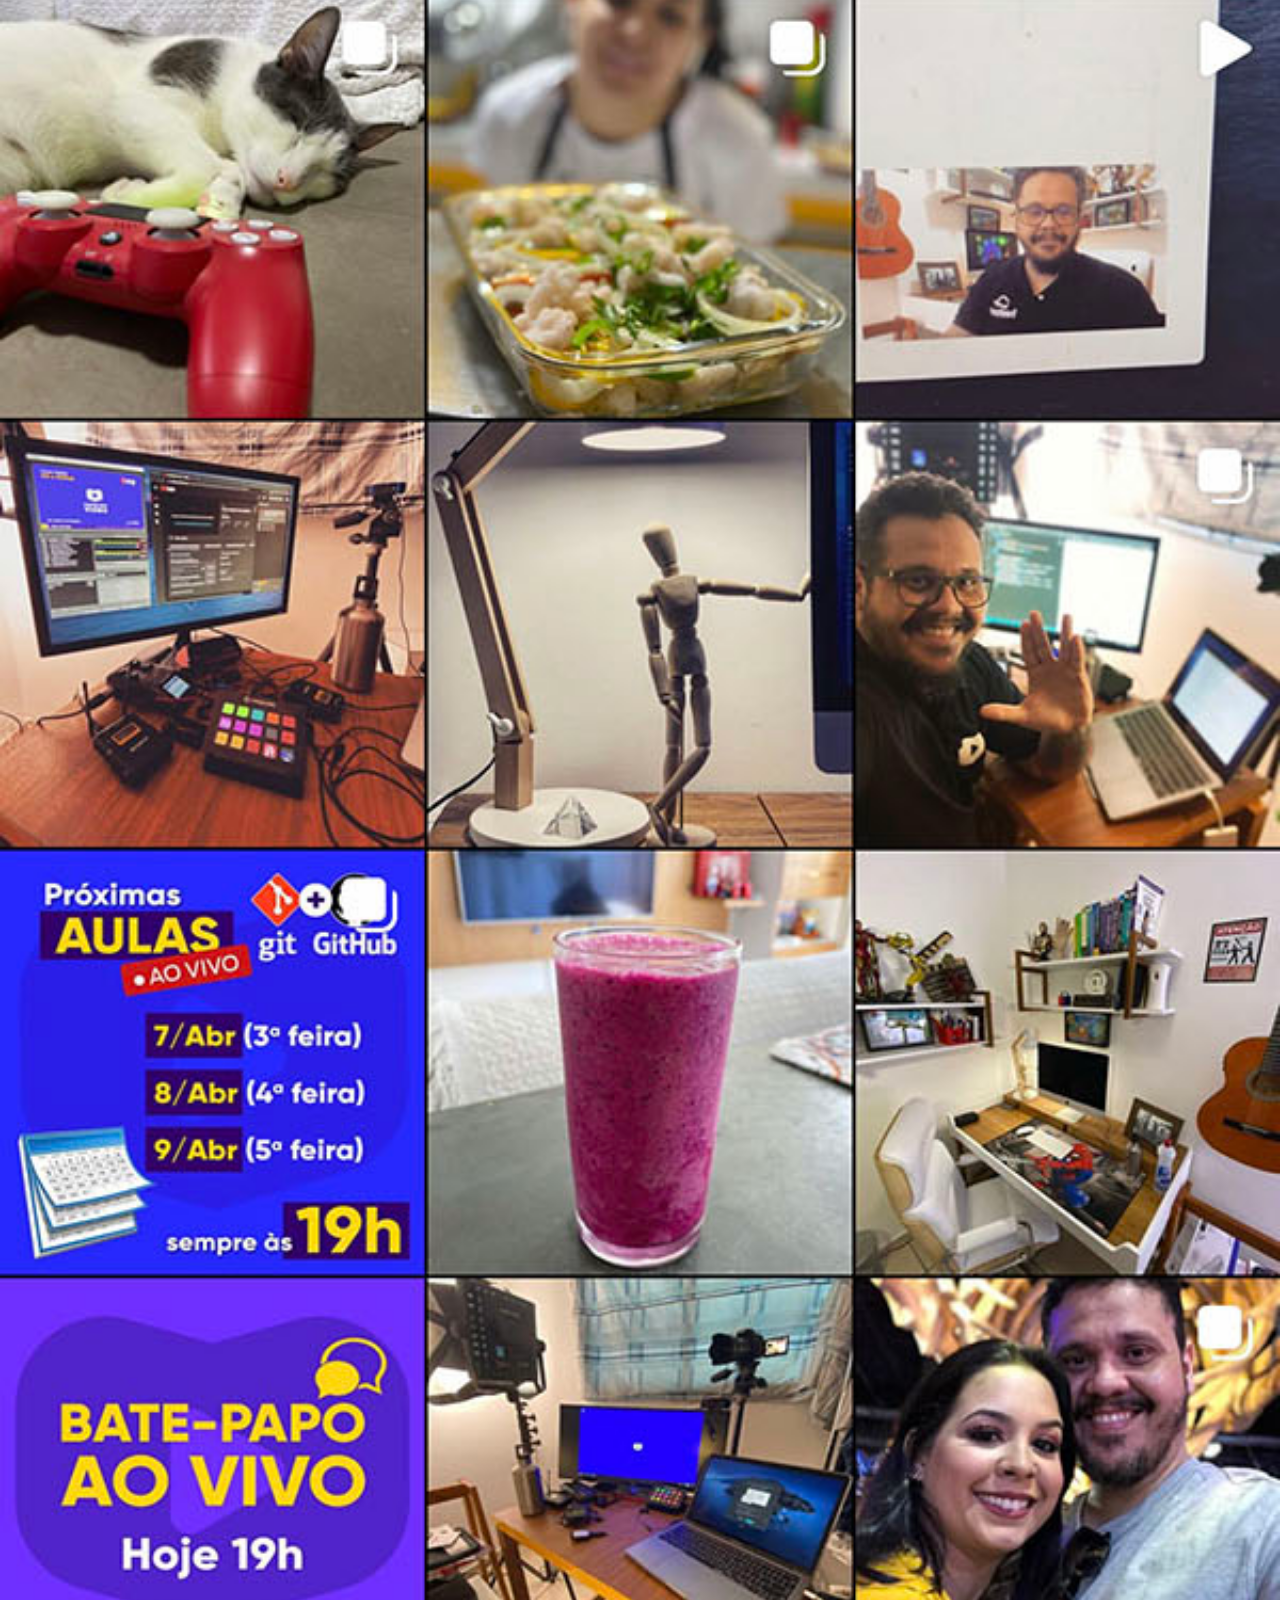
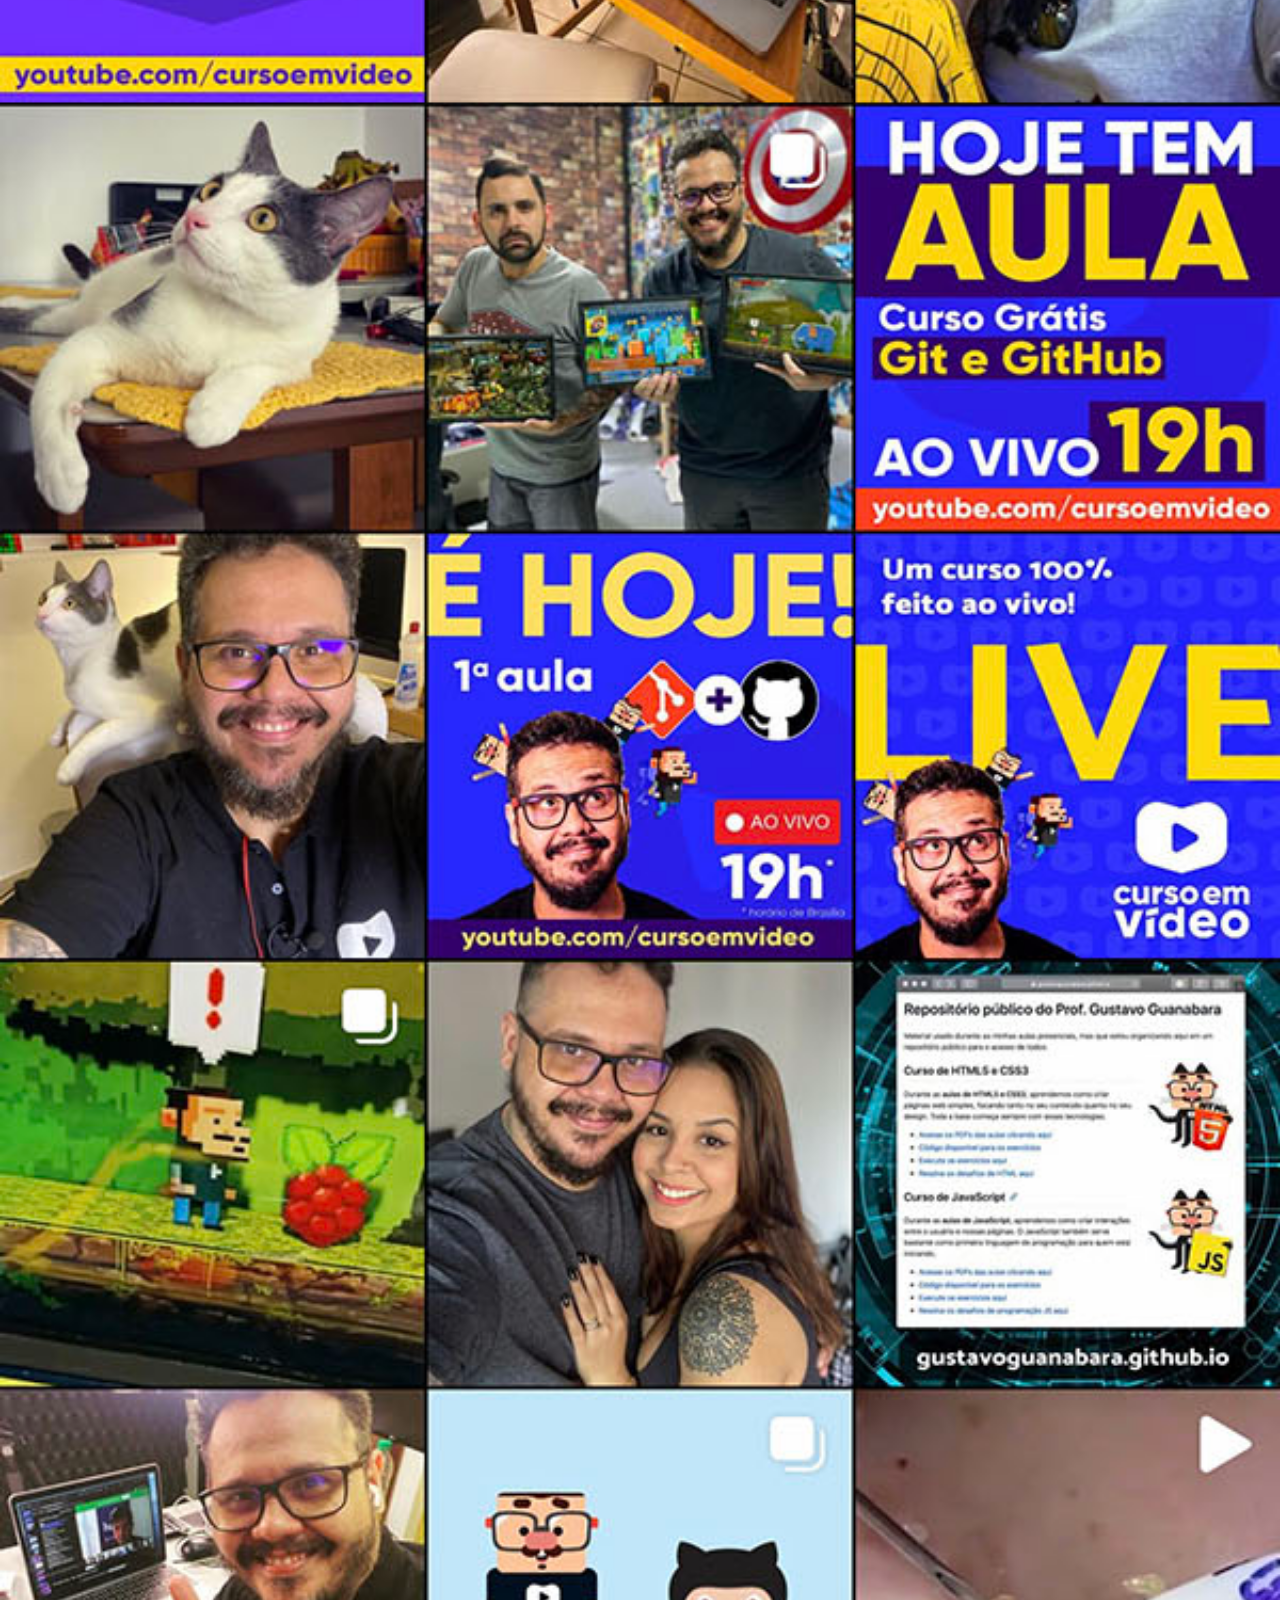
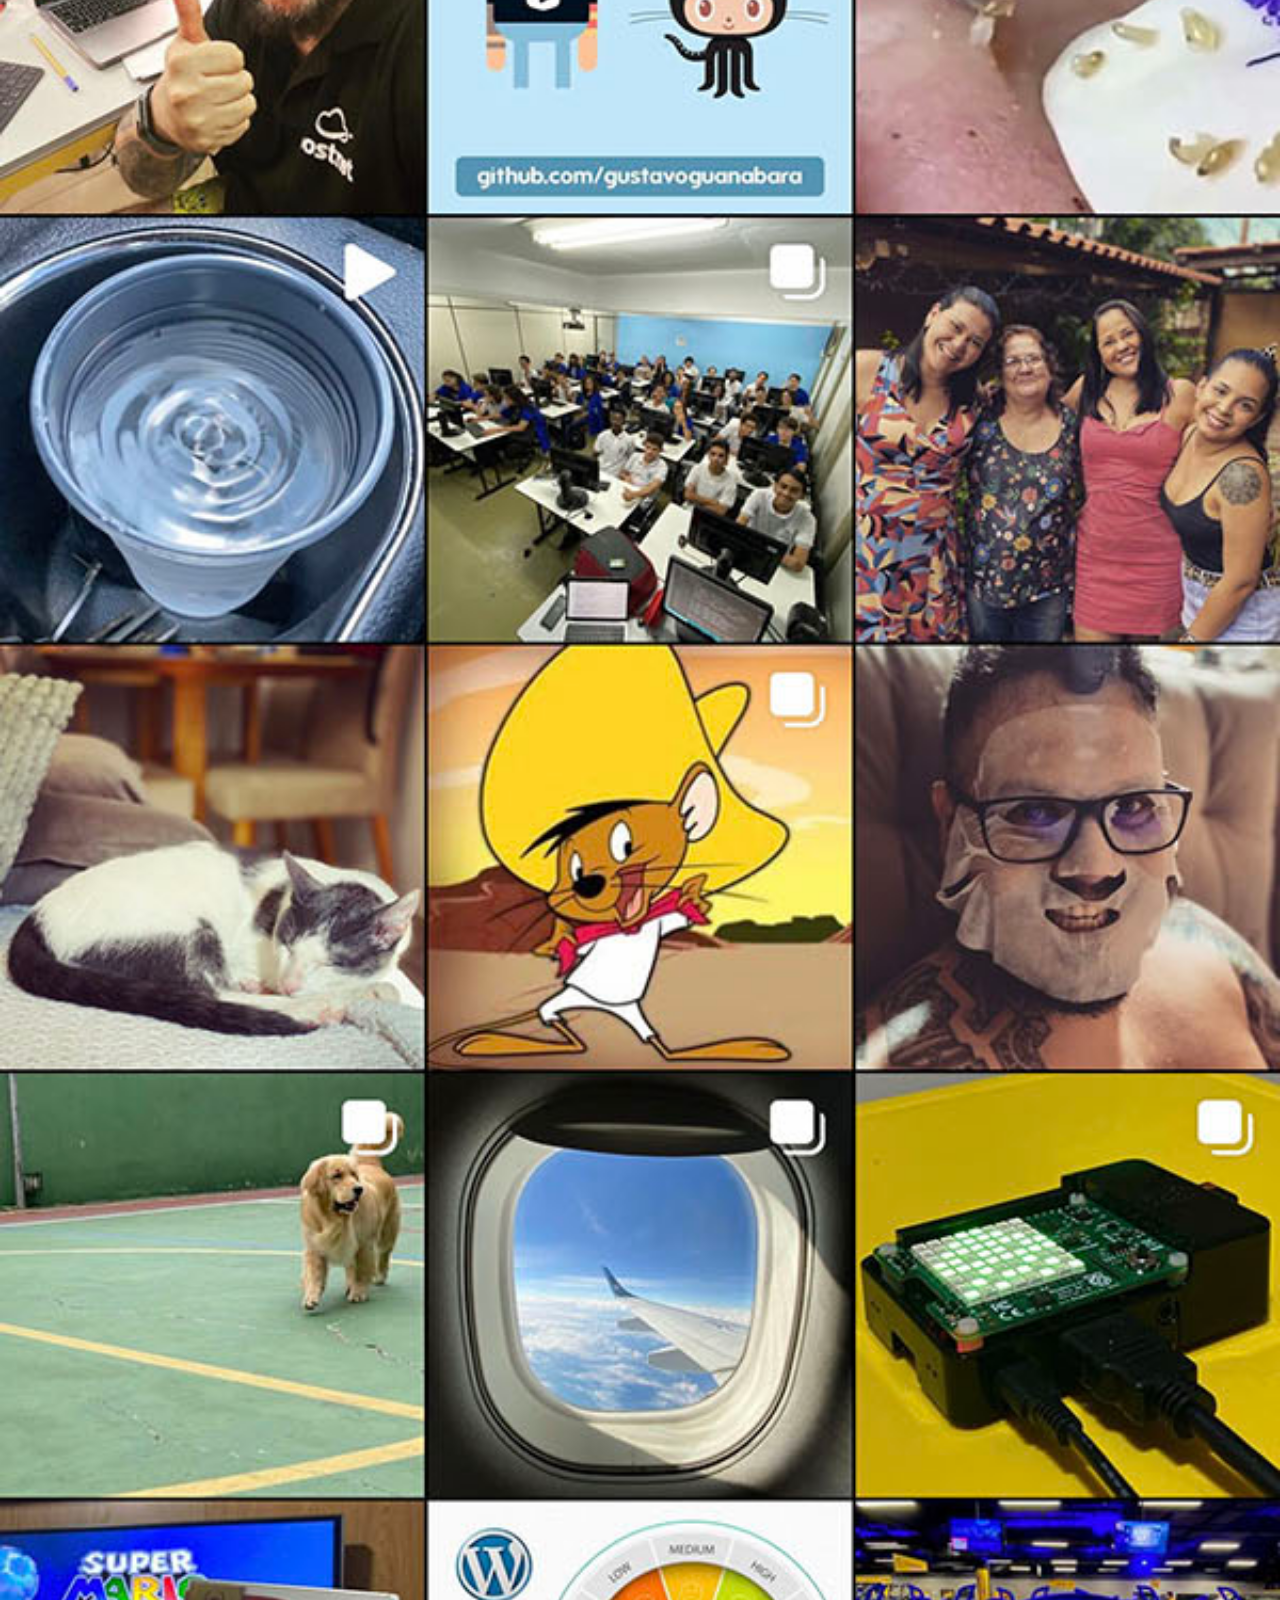
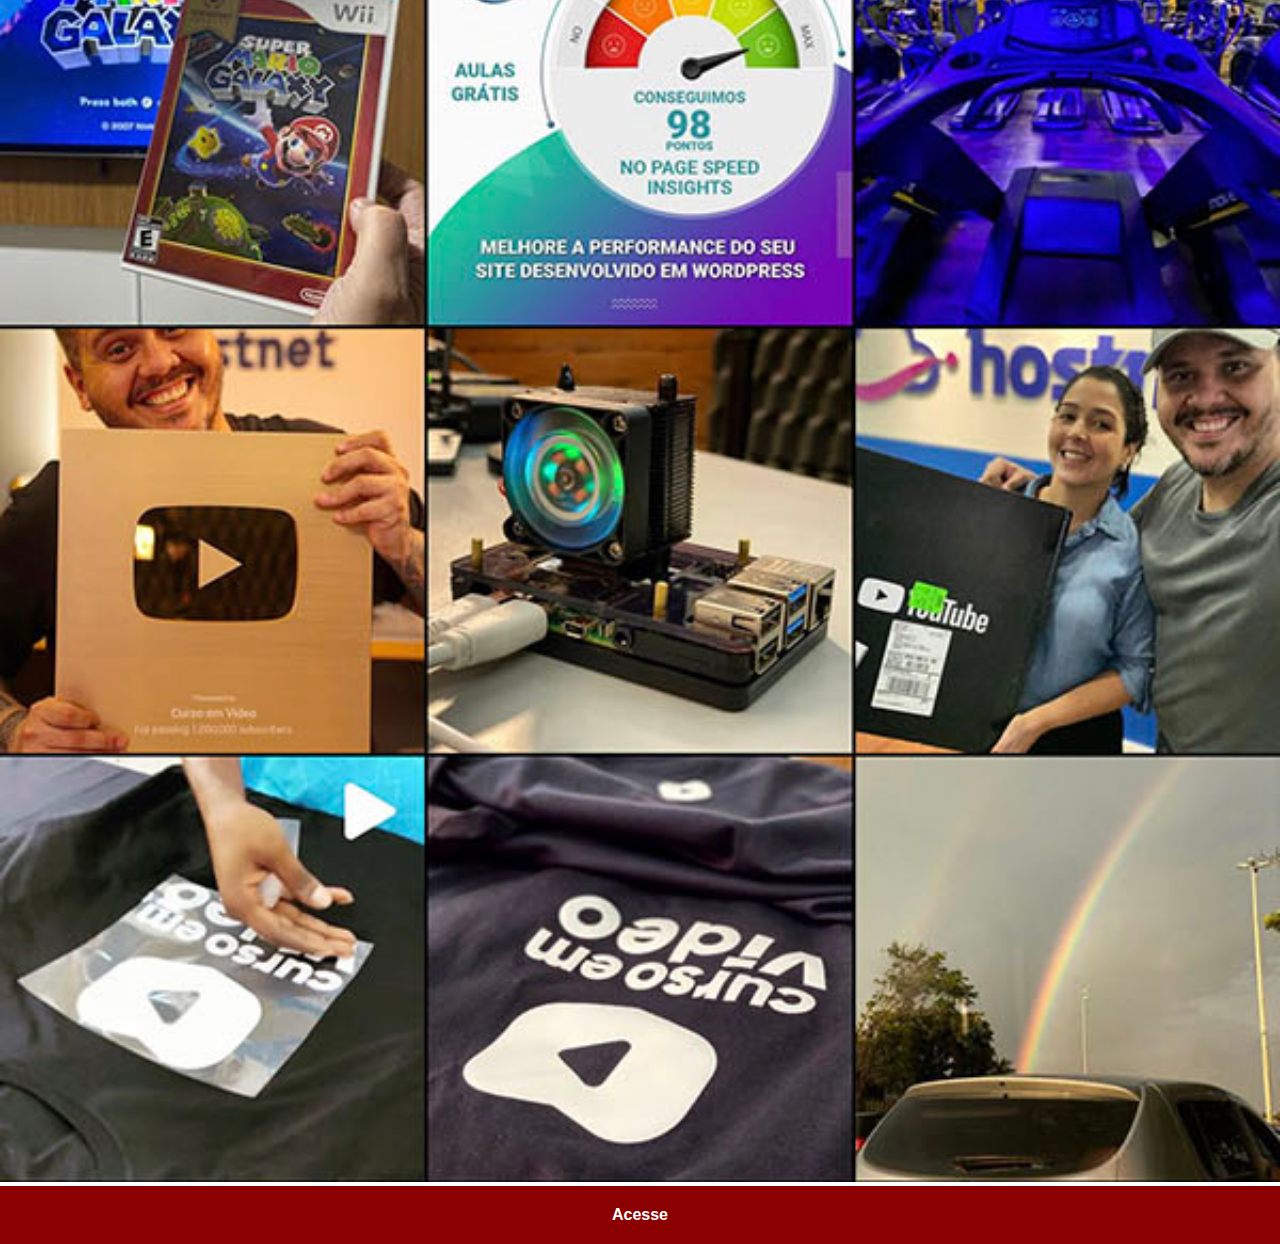
<file: instagram.html>
<!DOCTYPE html>
<html lang="pt-br">
<head>
    <meta charset="UTF-8">
    <meta http-equiv="X-UA-Compatible" content="IE=edge">
    <meta name="viewport" content="width=device-width, initial-scale=1.0">
    <title>Instagram</title>
    <link rel="stylesheet" href="estilos/social.css">
</head>
<body>
    <img src="imagens/tela-instagram.jpg" alt="Instagram">
    <a href="https://www.instagram.com/gustavoguanabara/" target="_blank">Acesse</a>
</body>
</html>
</file>
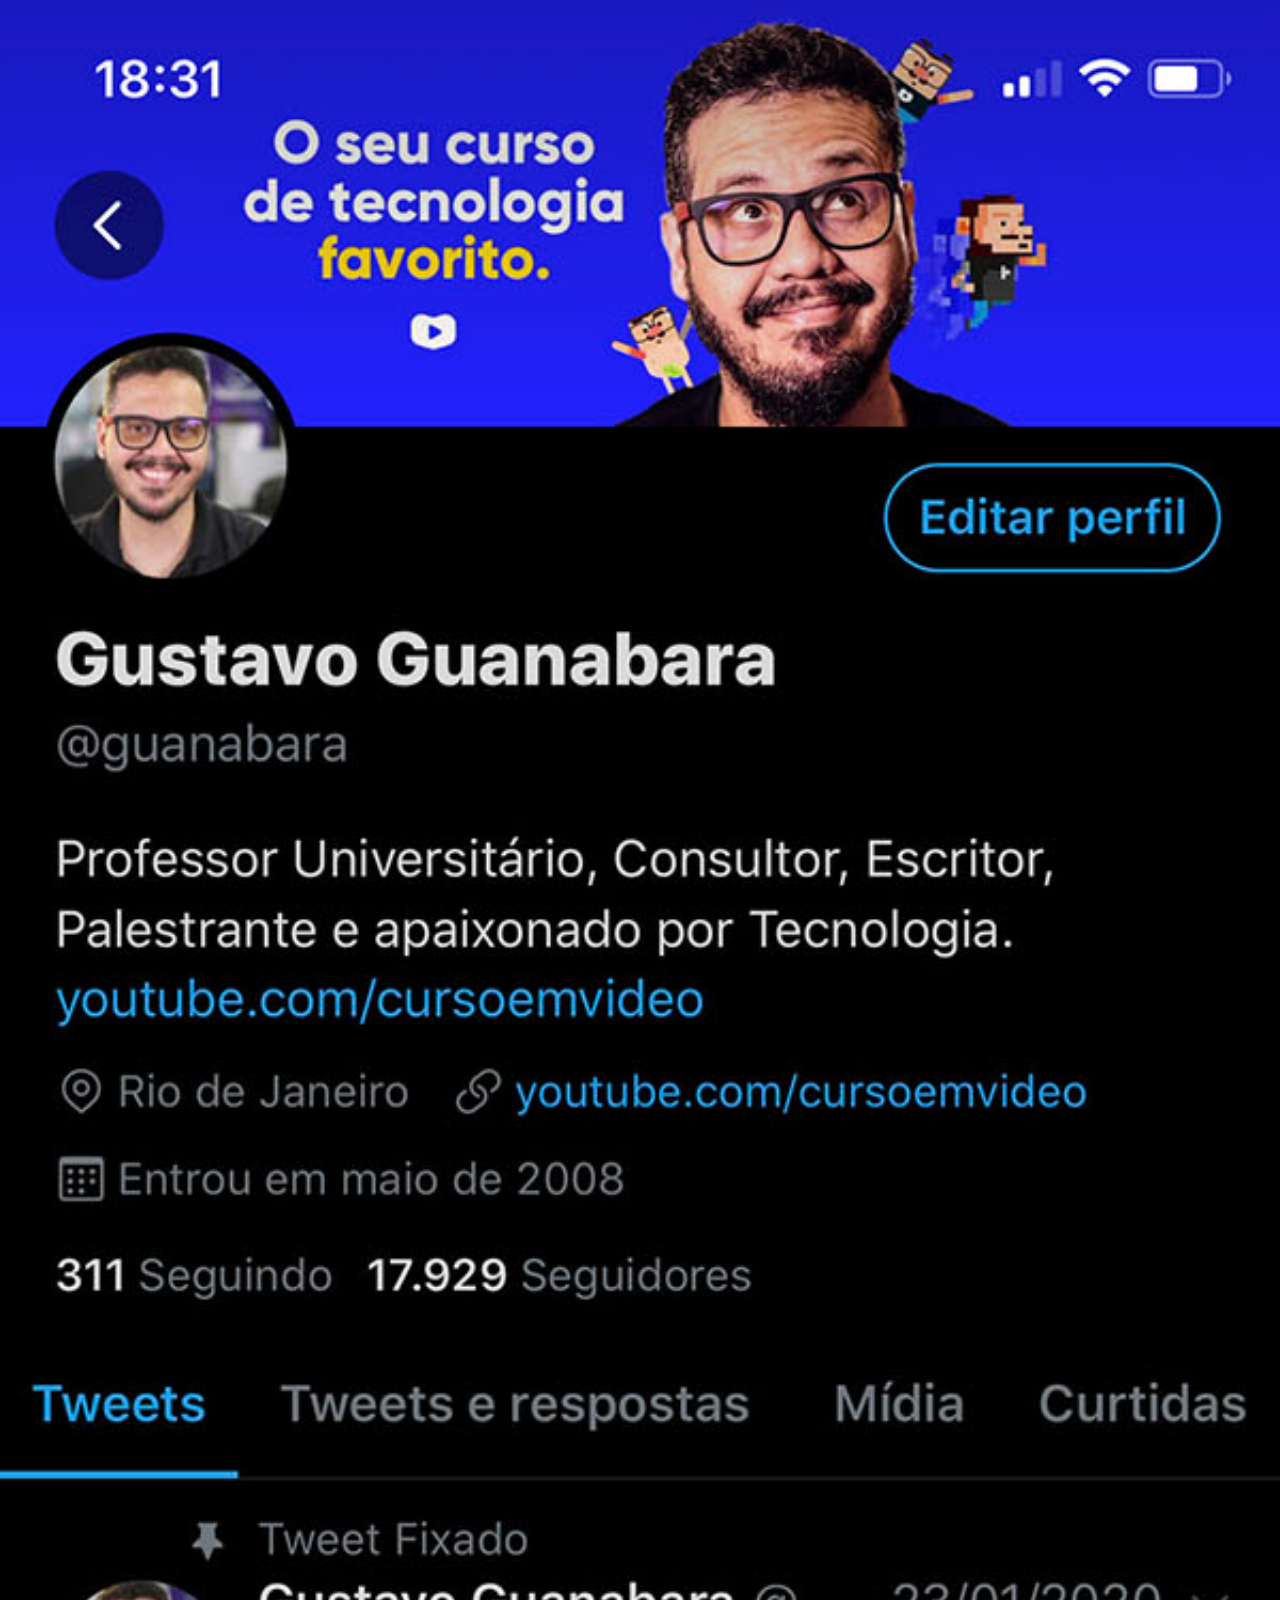
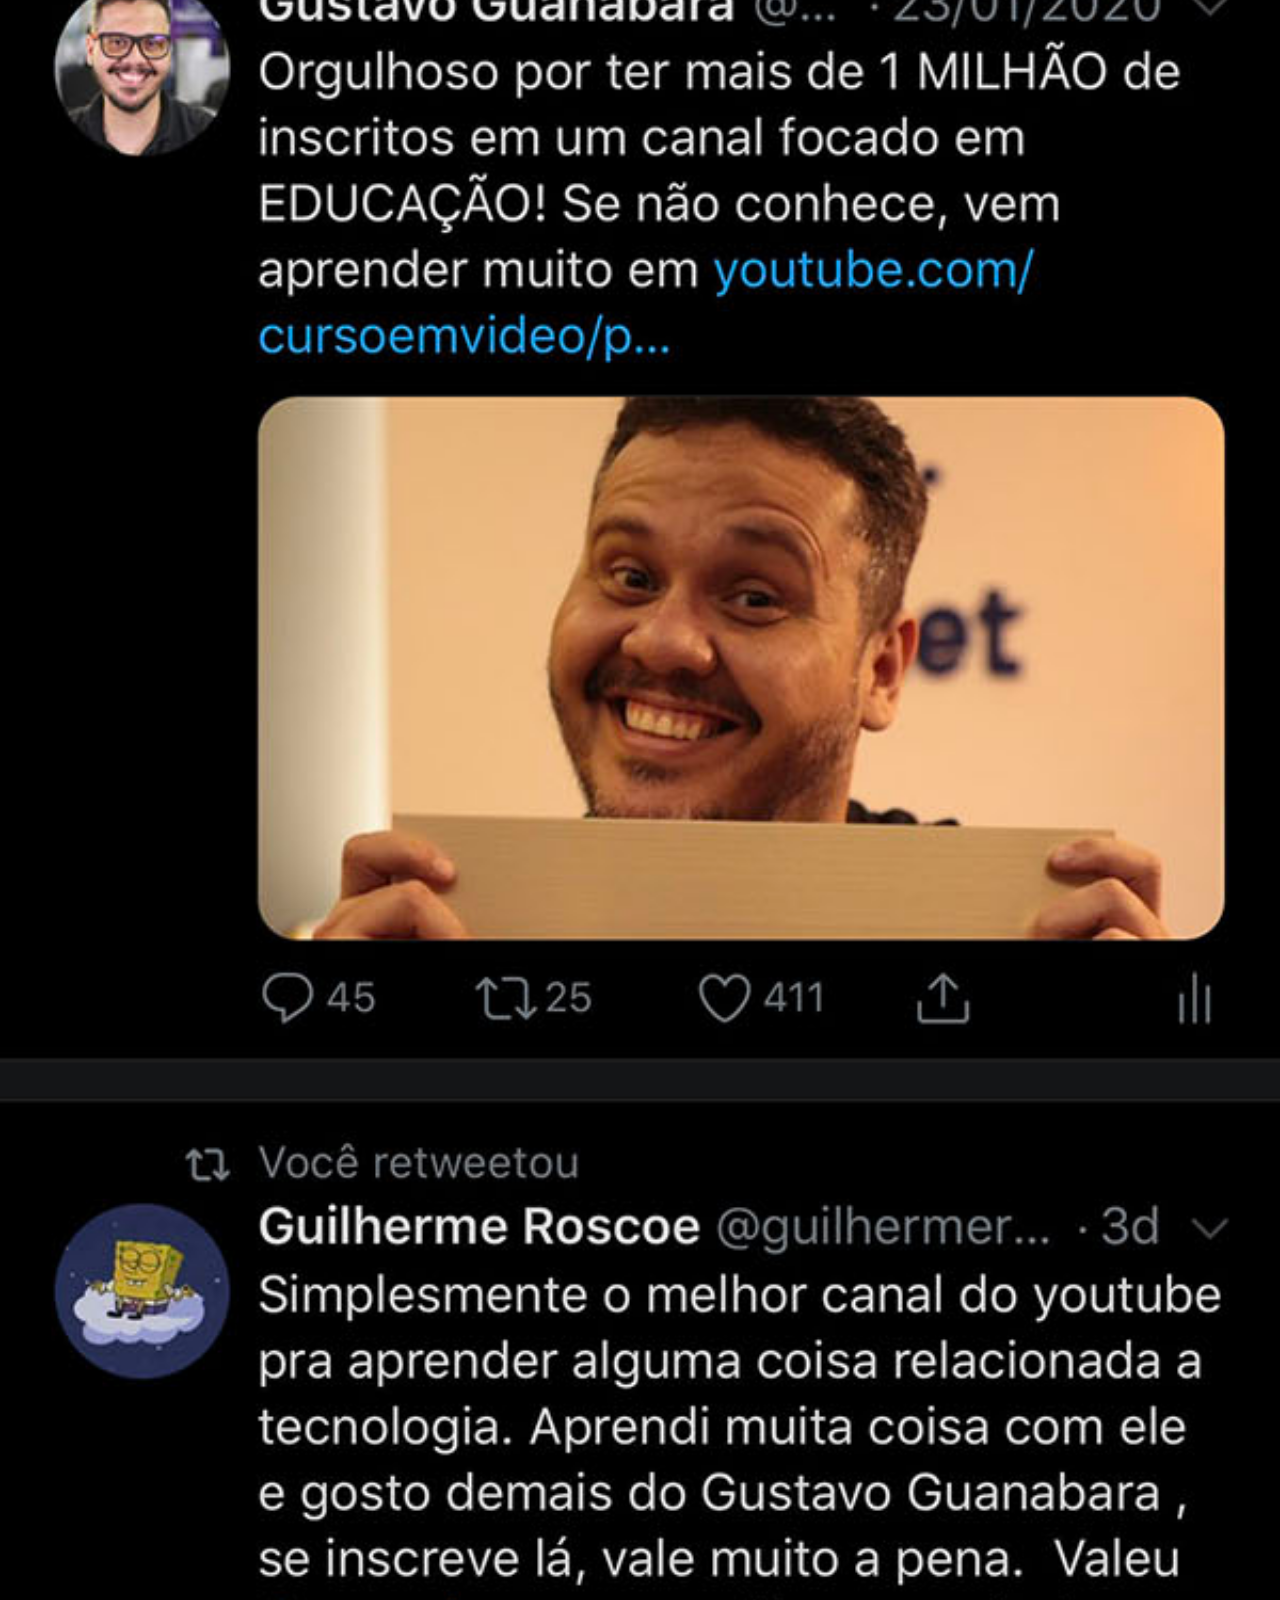
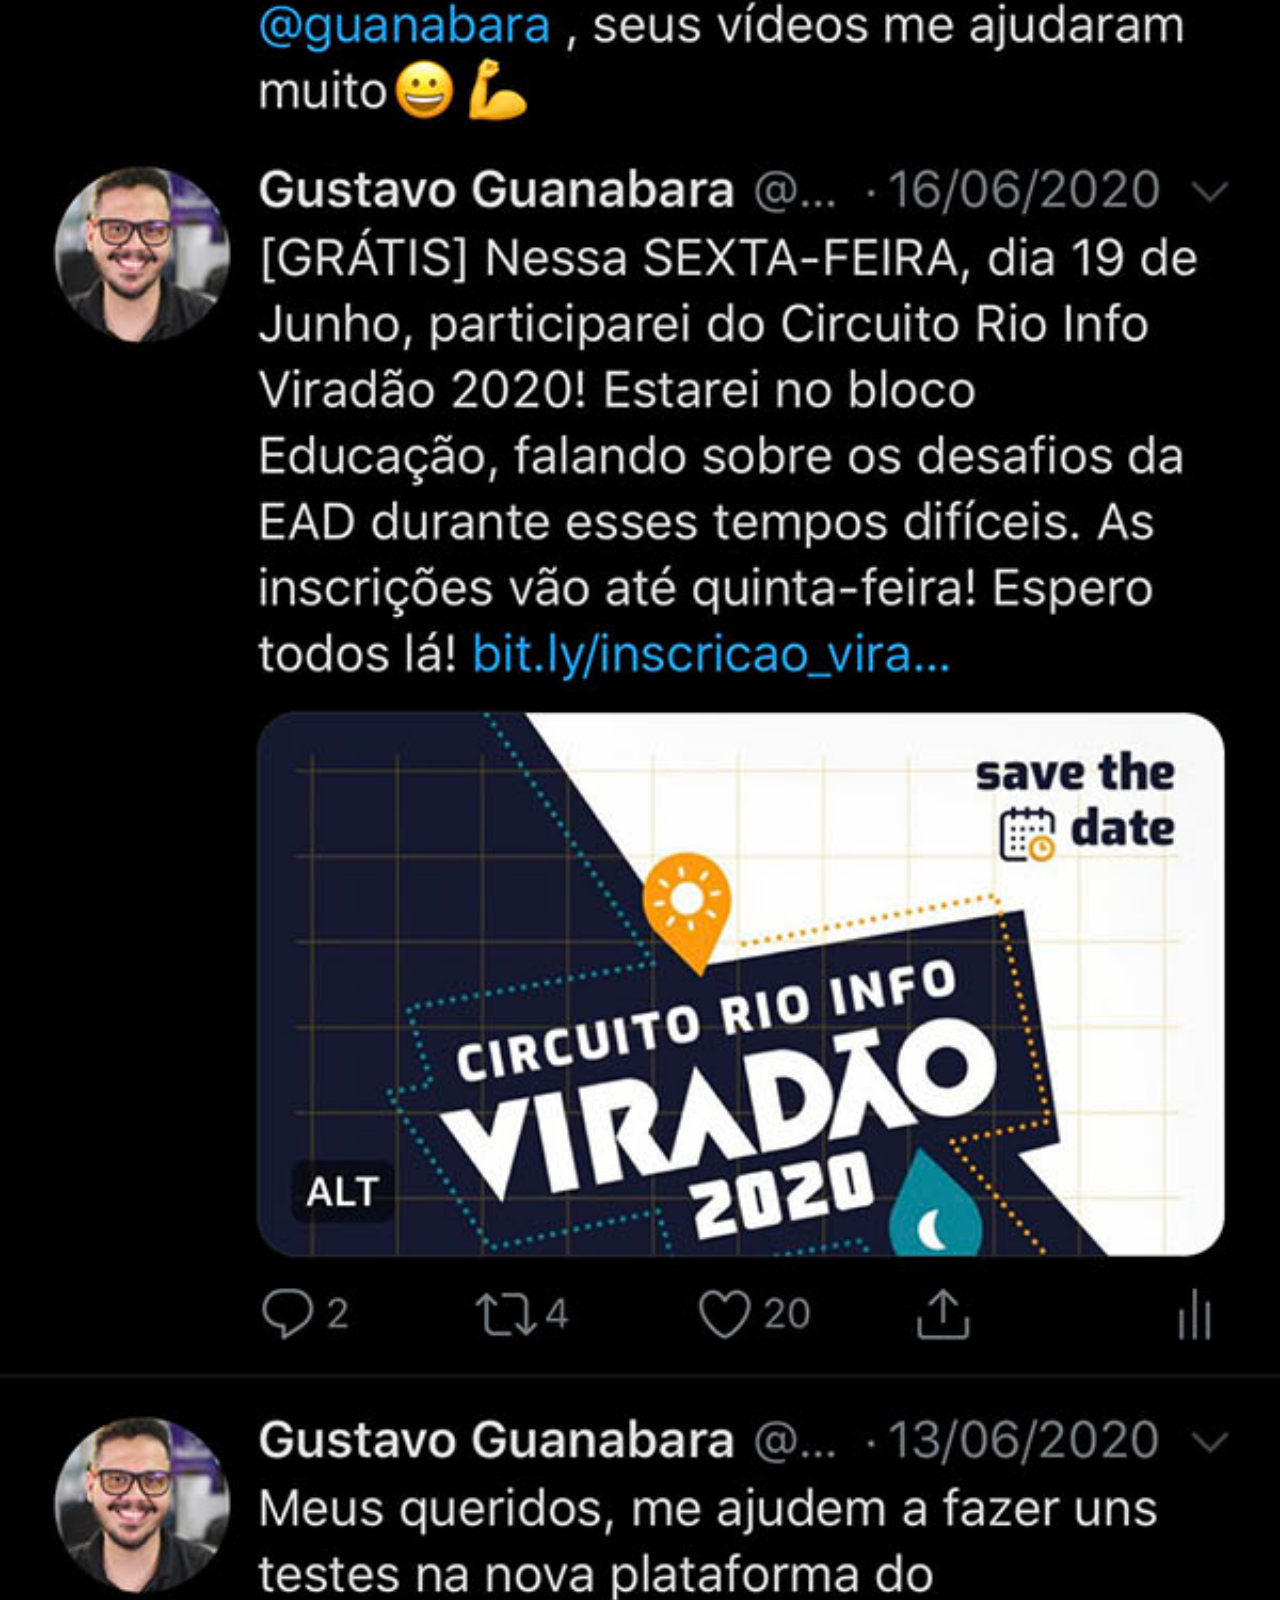
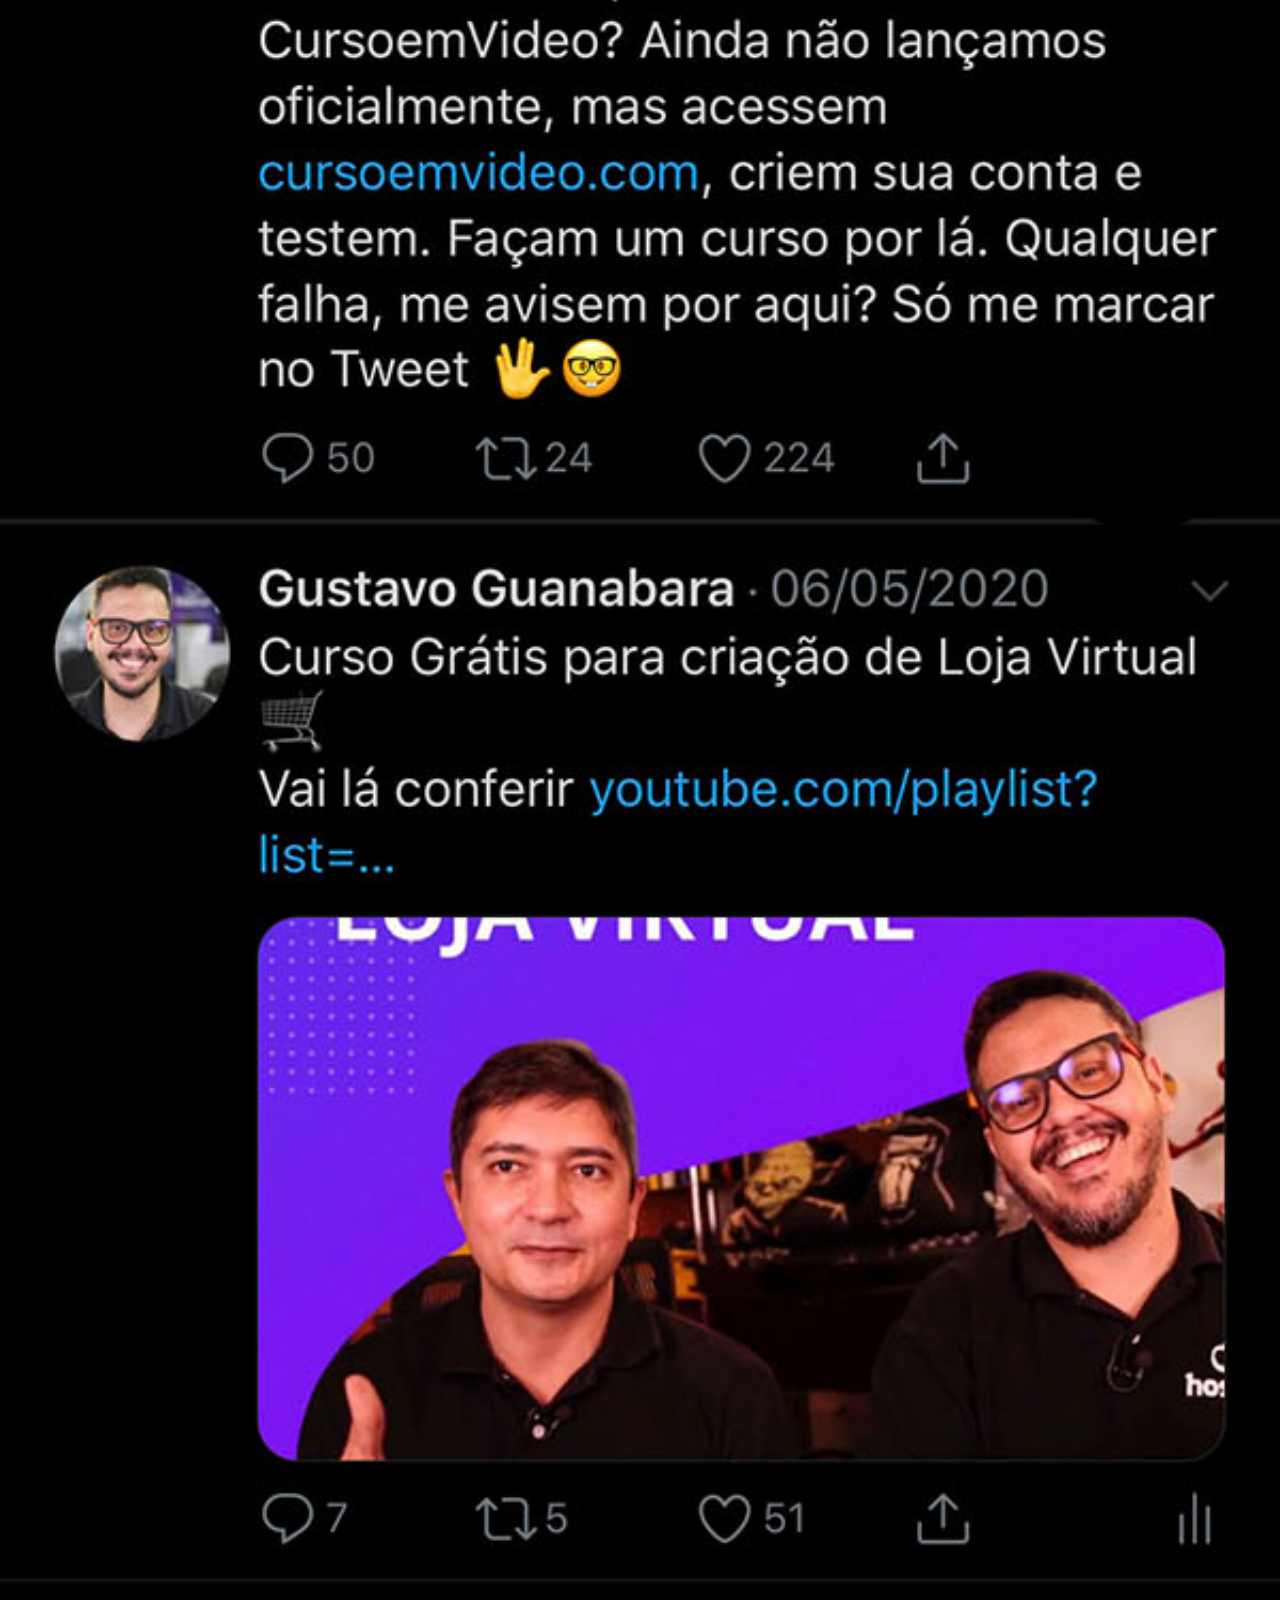
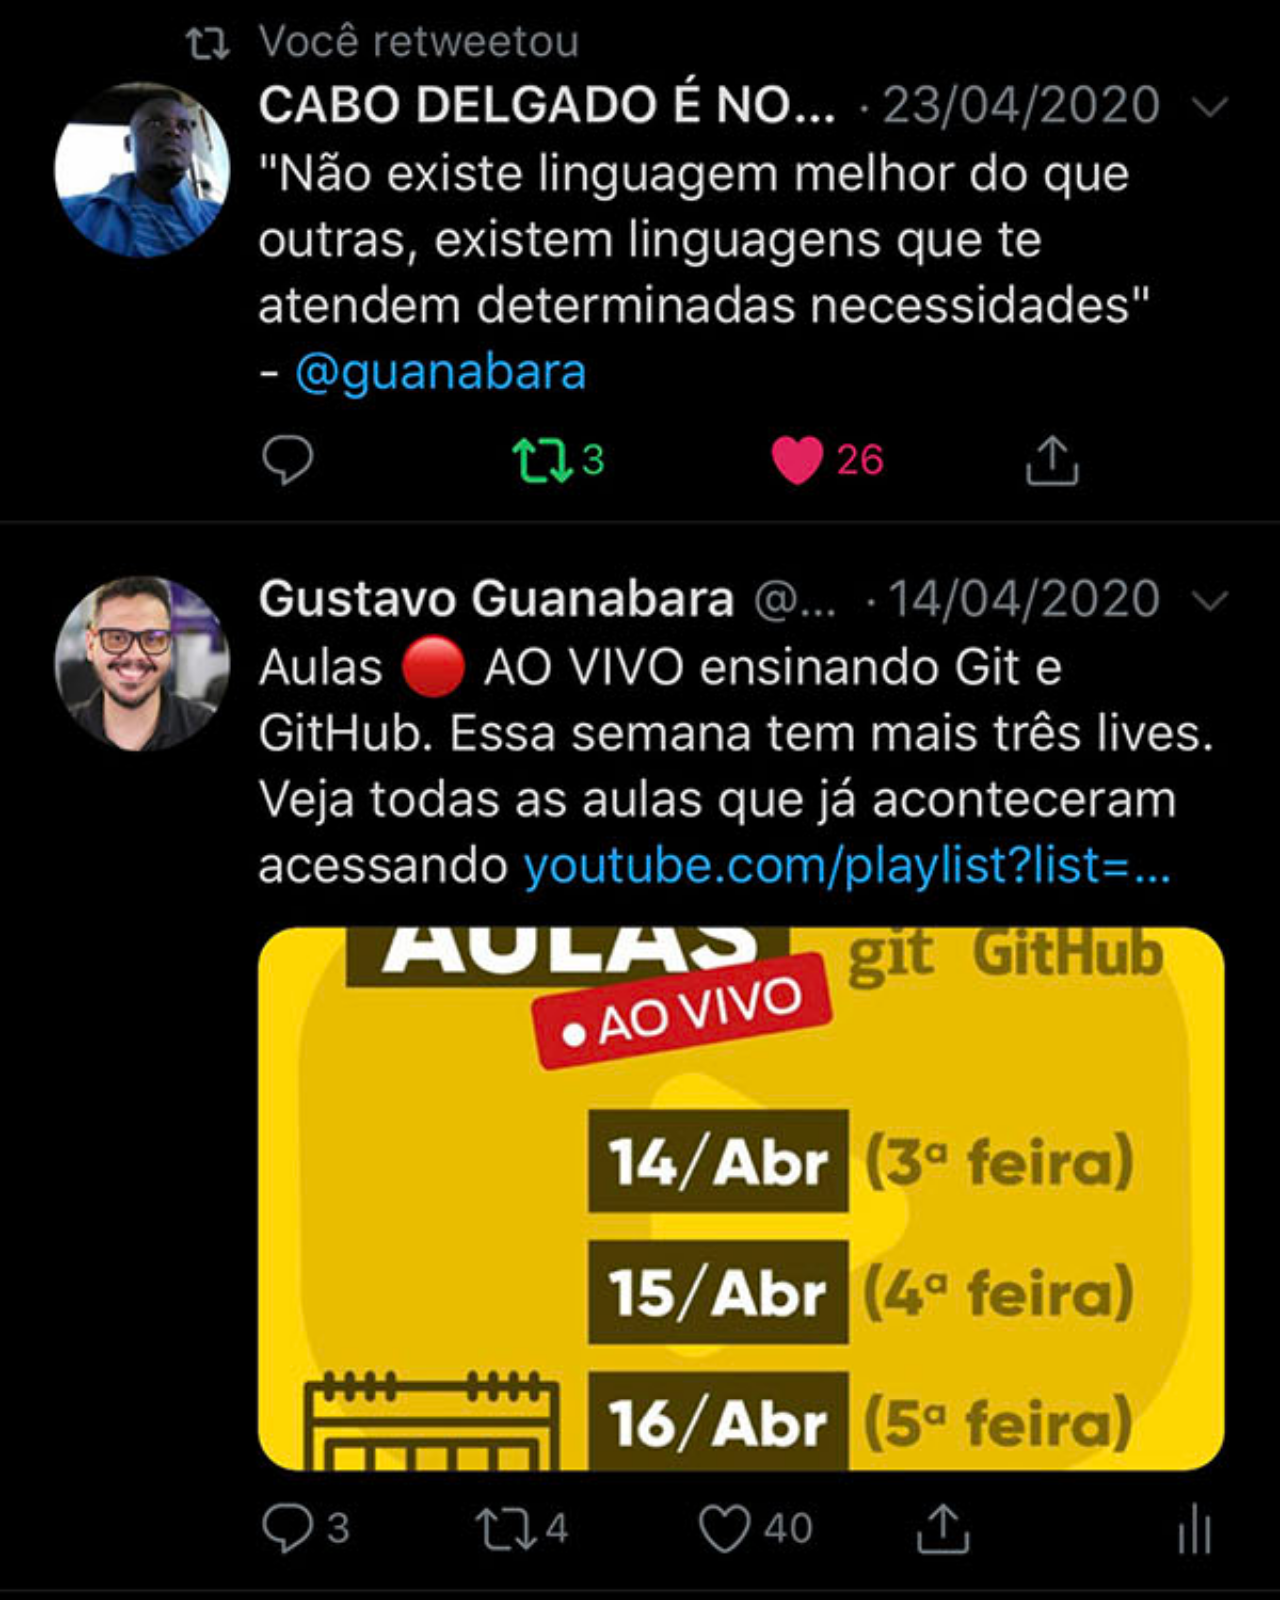
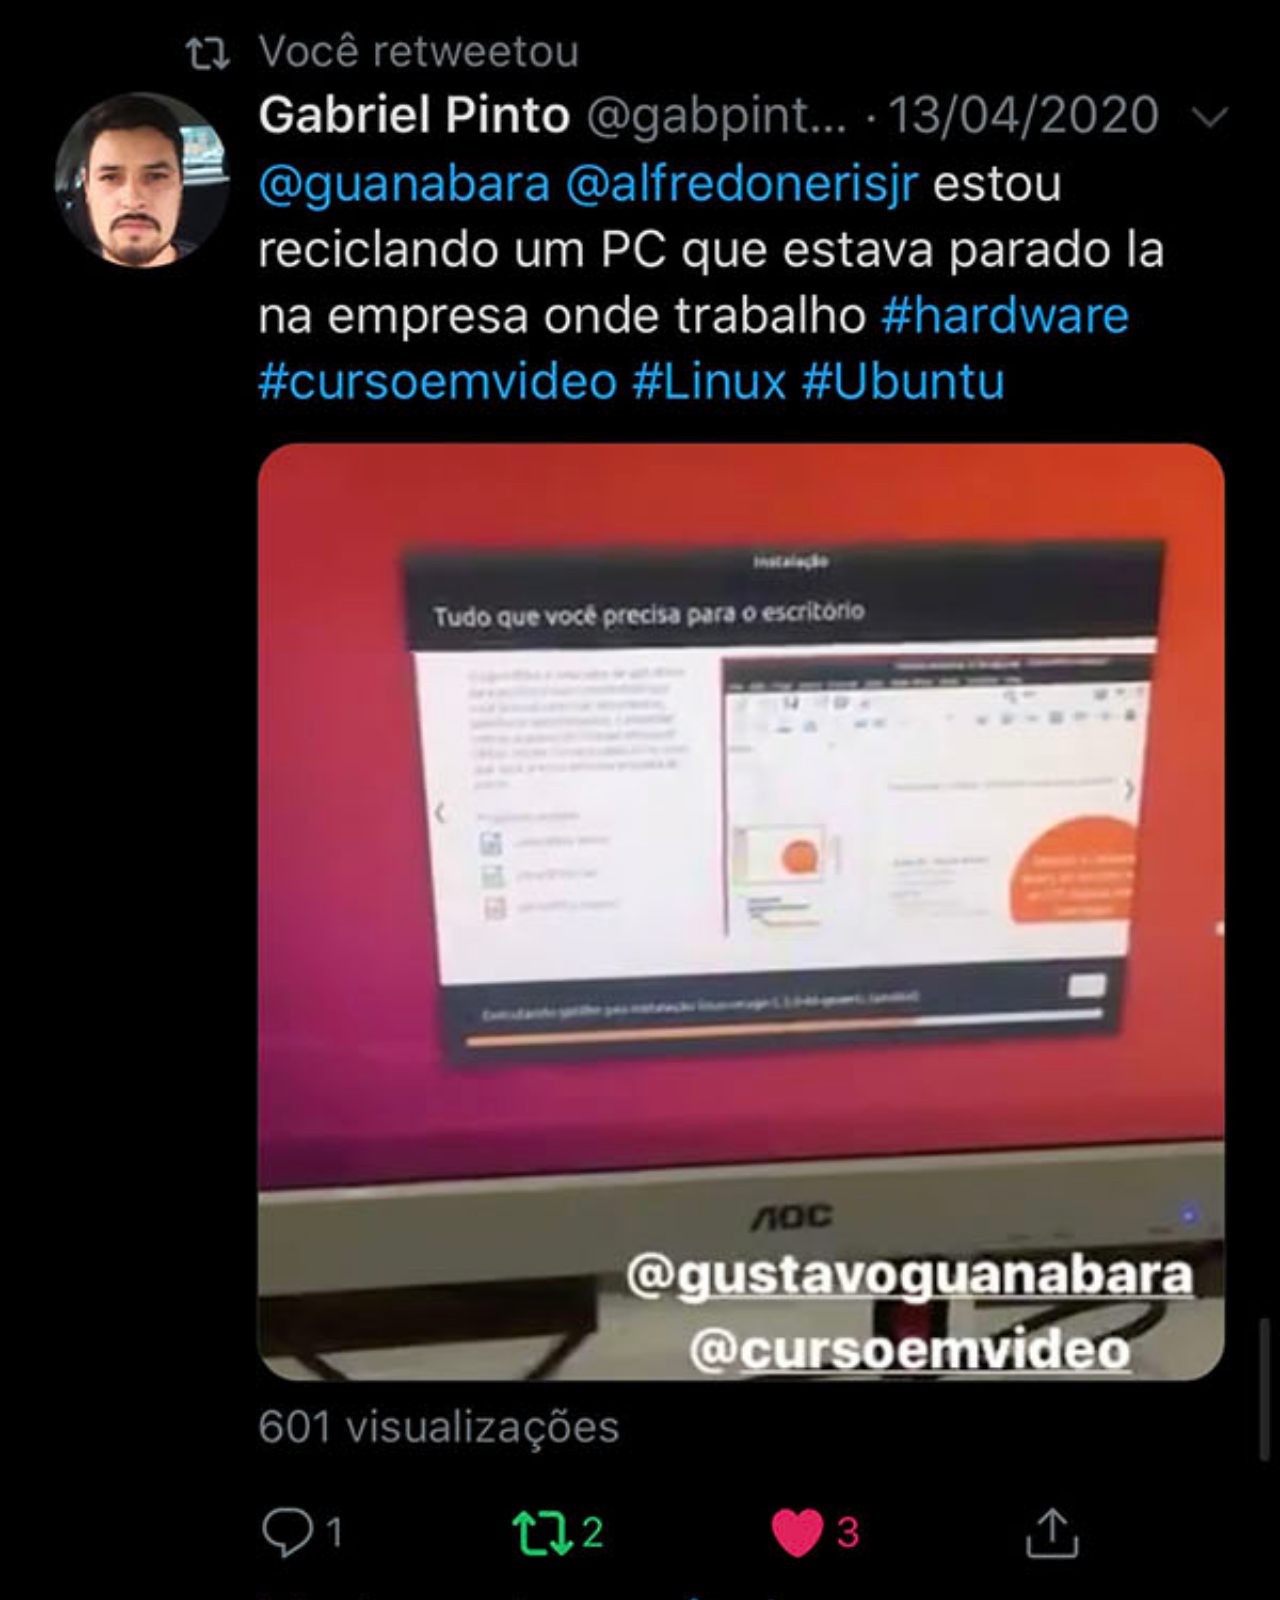
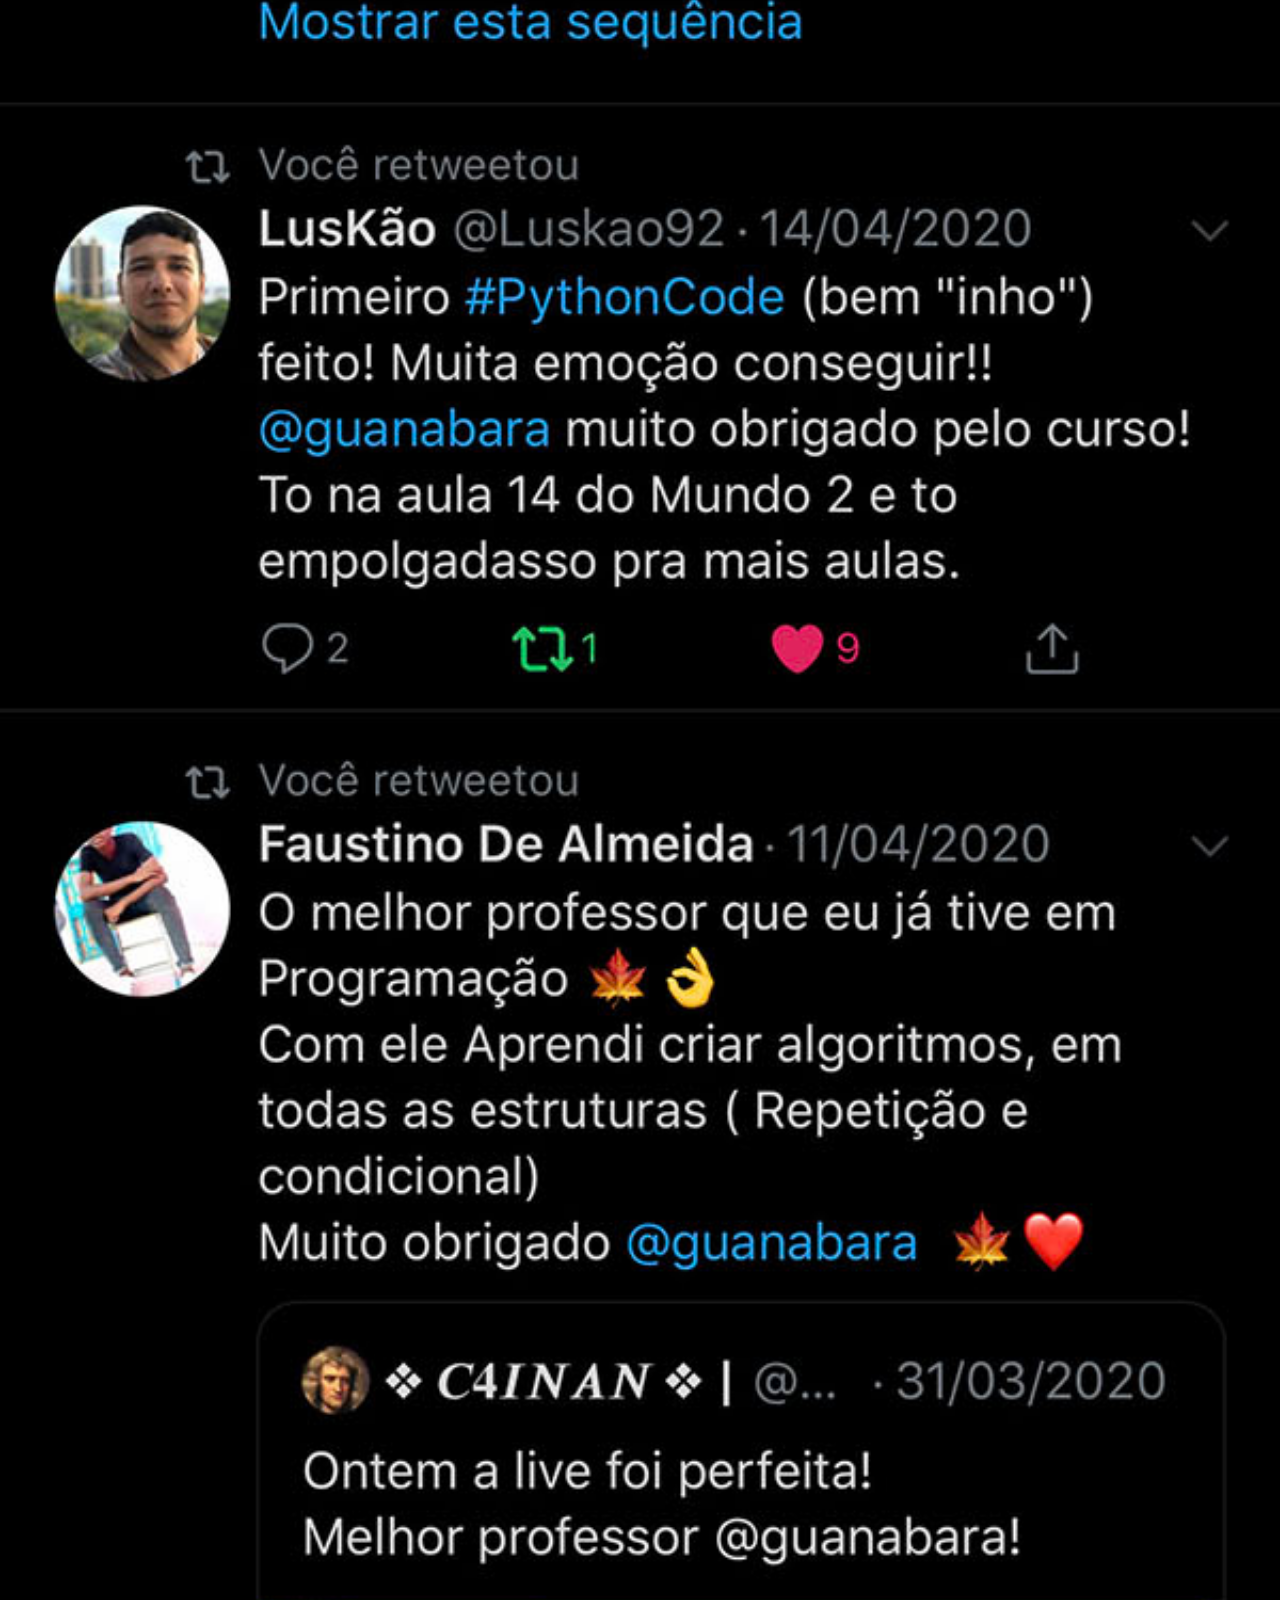
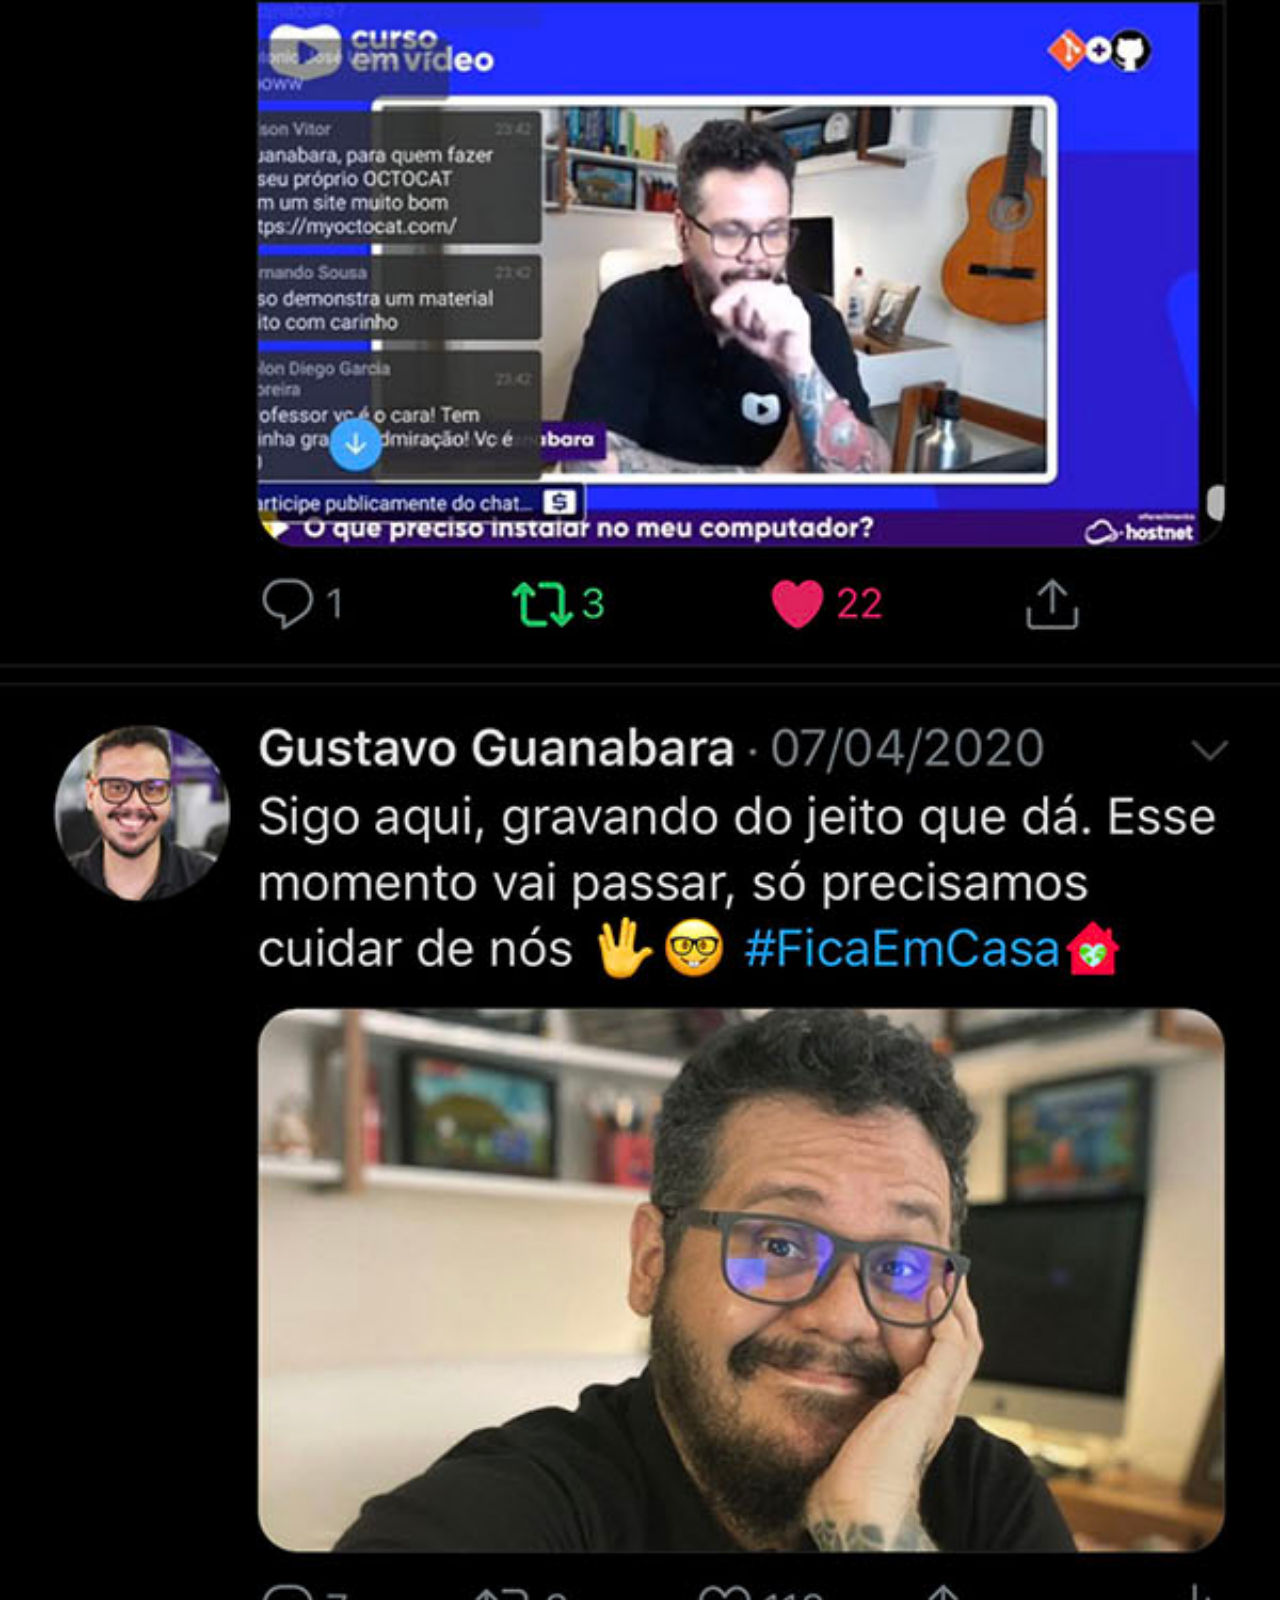
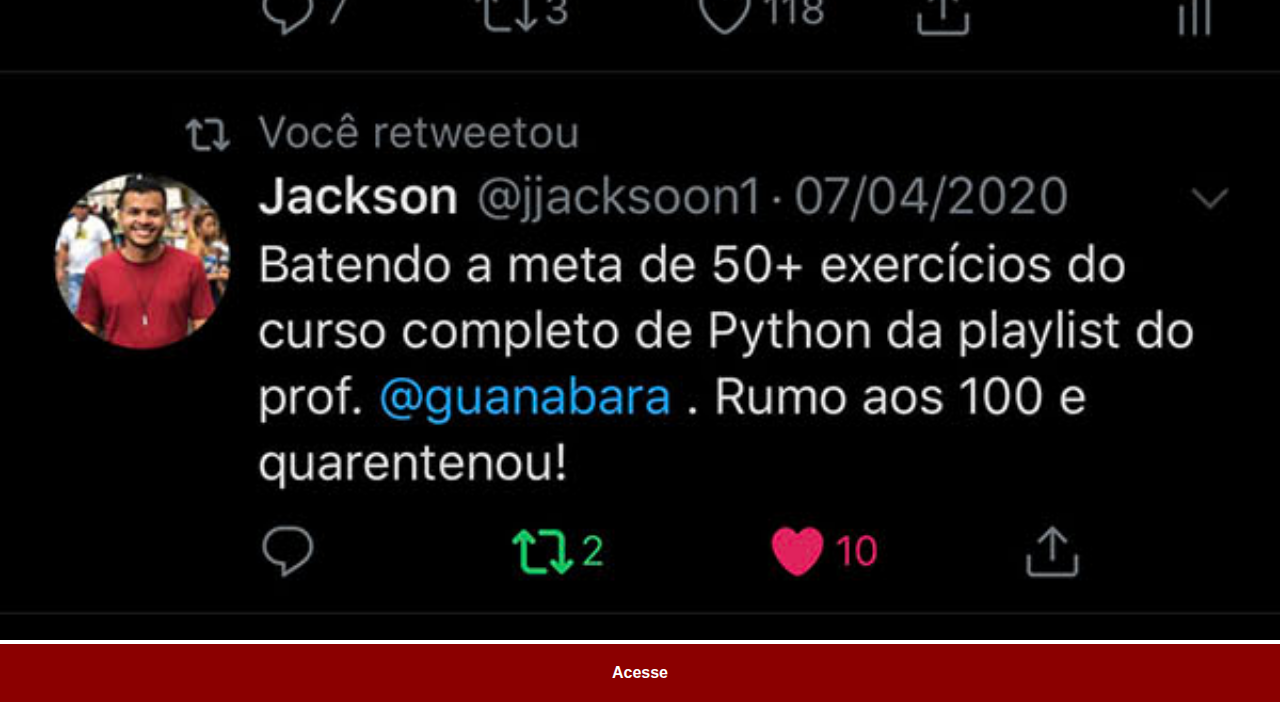
<file: twitter.html>
<!DOCTYPE html>
<html lang="pt-br">
<head>
    <meta charset="UTF-8">
    <meta http-equiv="X-UA-Compatible" content="IE=edge">
    <meta name="viewport" content="width=device-width, initial-scale=1.0">
    <title>Twitter</title>
    <link rel="stylesheet" href="estilos/social.css">
</head>
<body>
    <img src="imagens/tela-twitter.jpg" alt="Twitter">
    <a href="https://twitter.com/guanabara" target="_blank">Acesse</a>
</body>
</html>
</file>
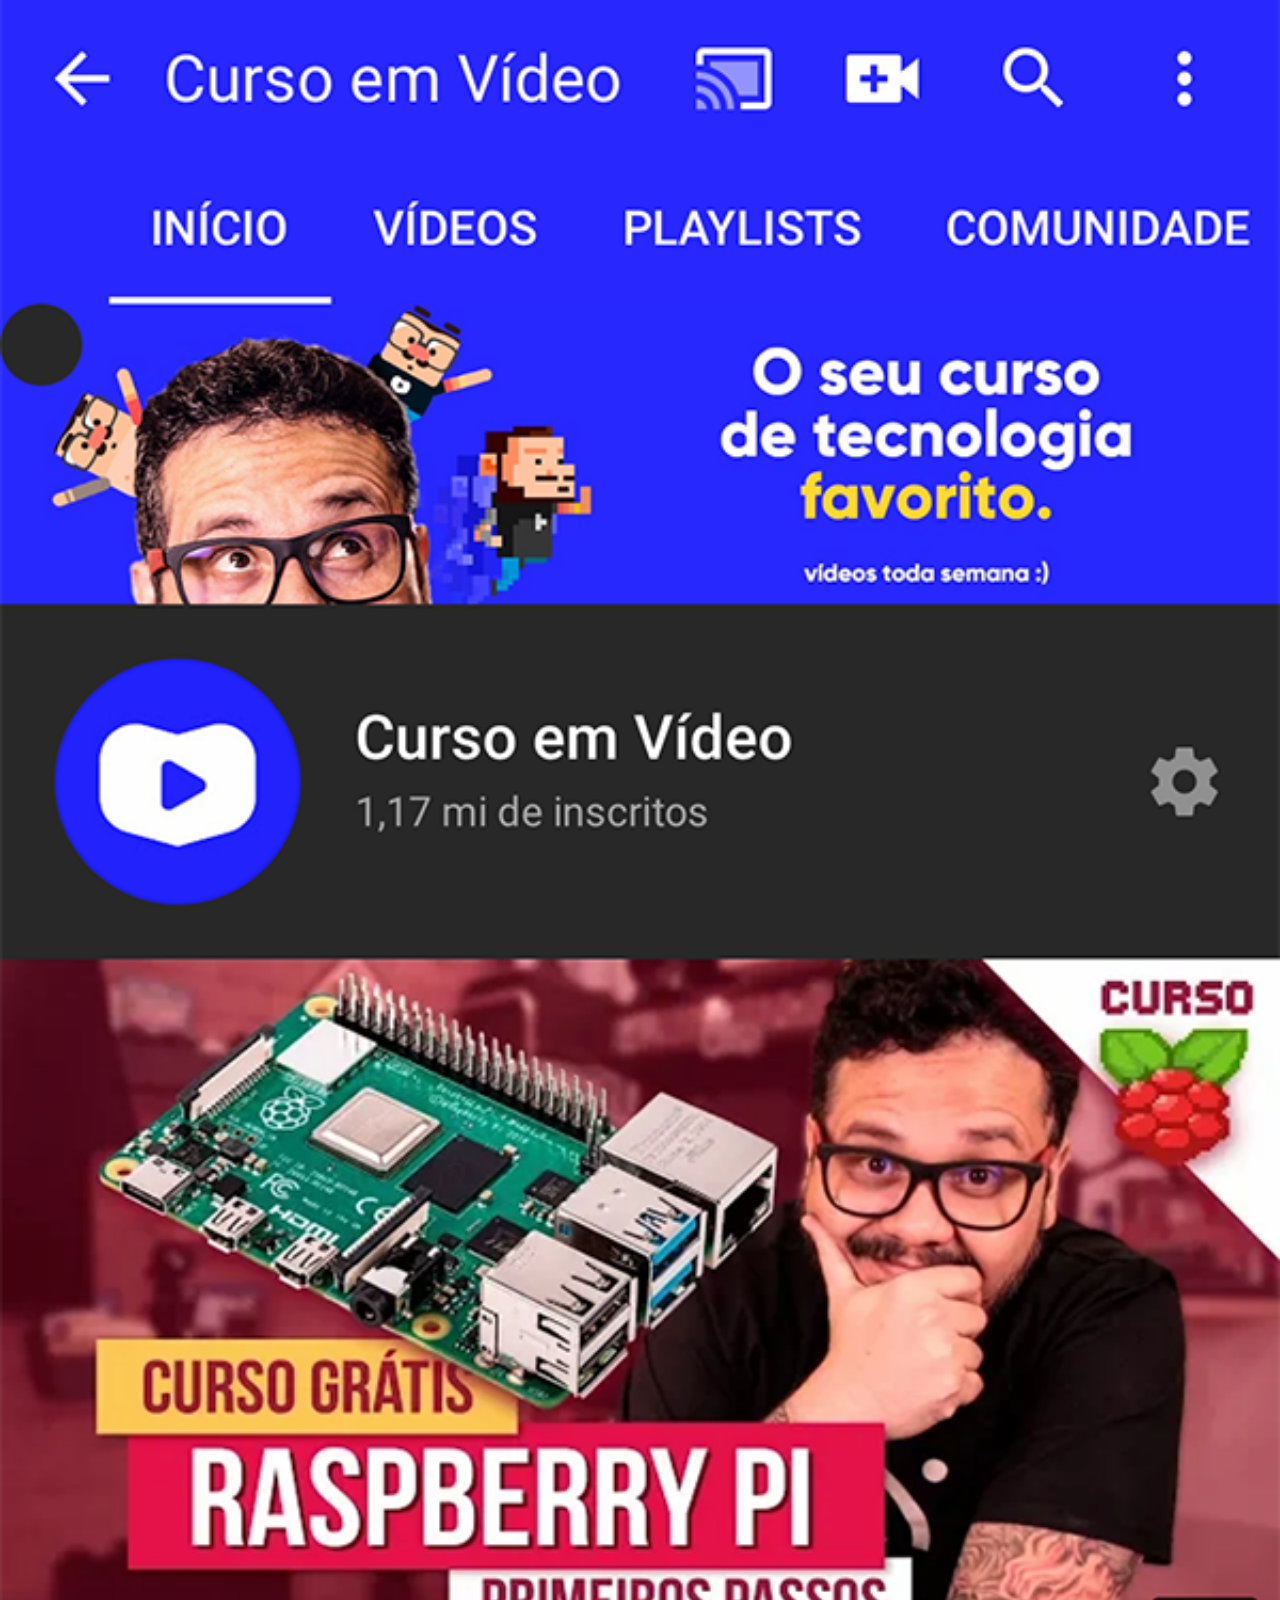
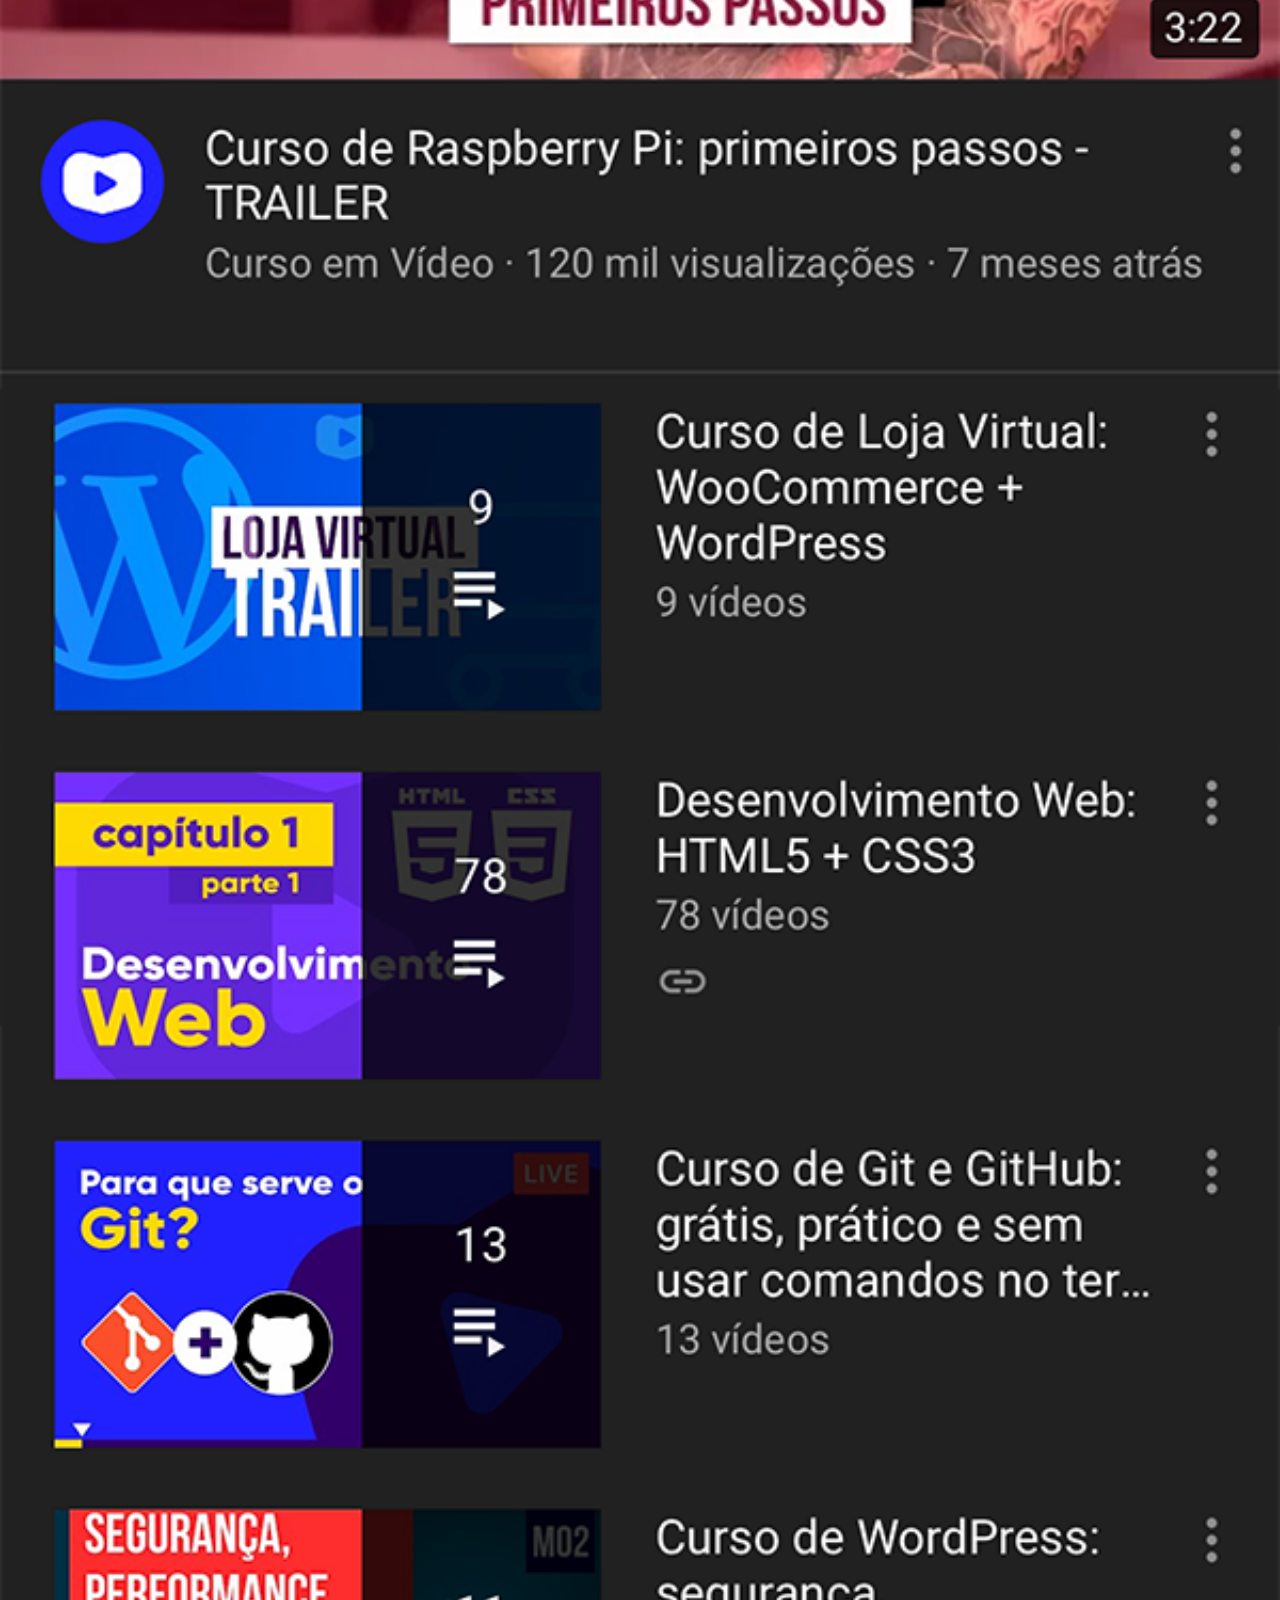
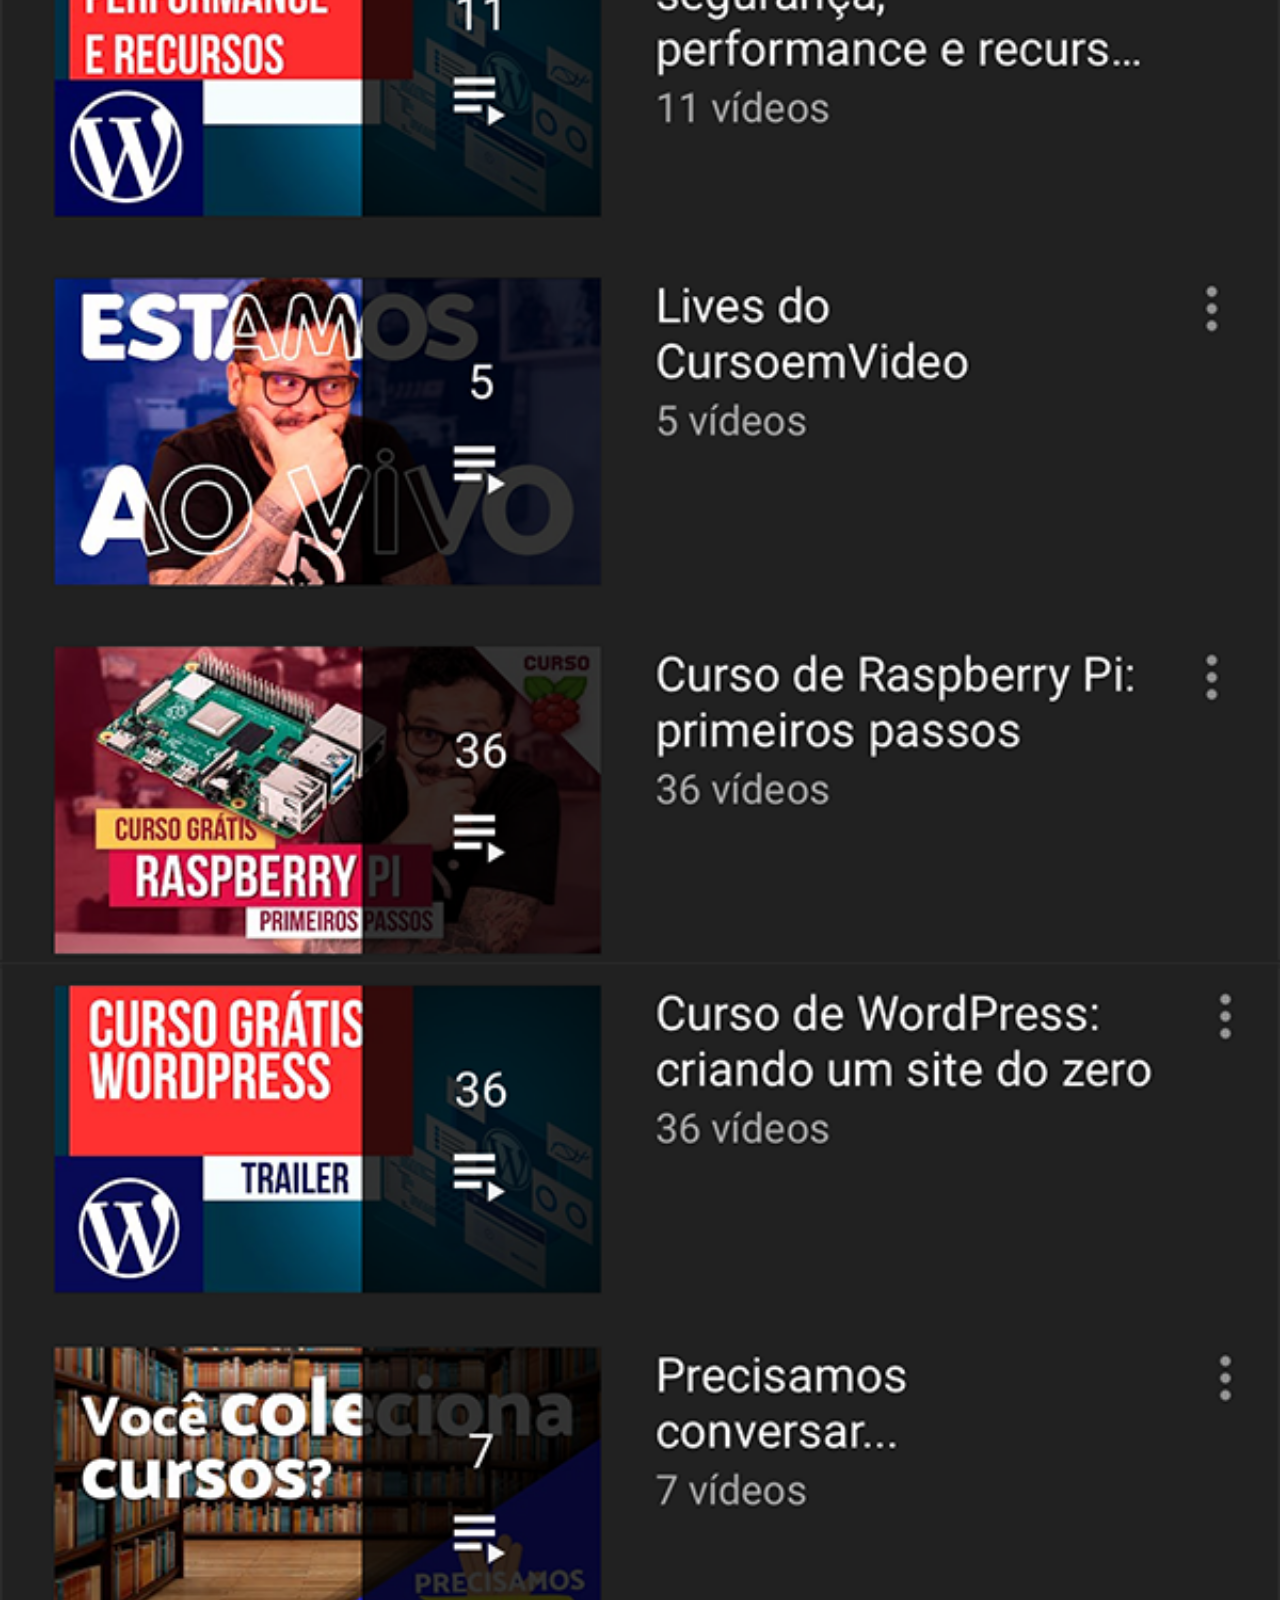
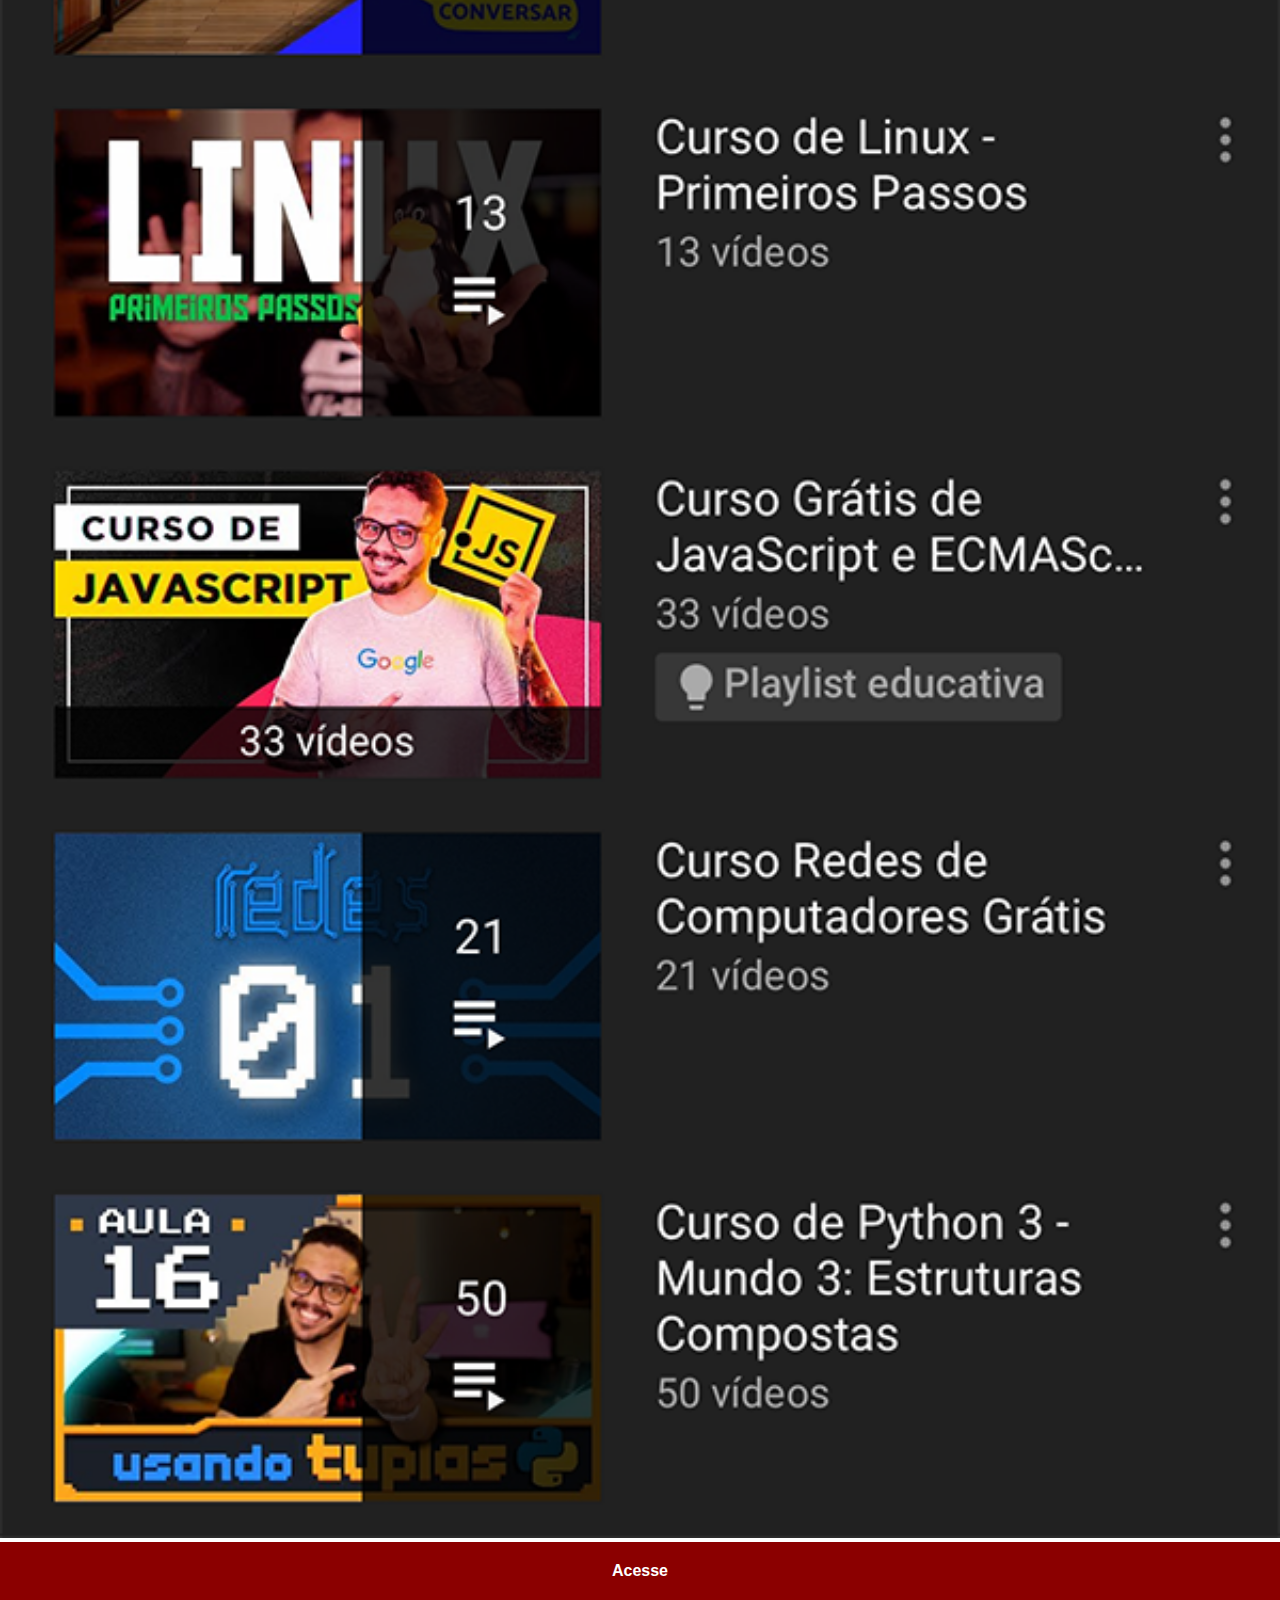
<file: youtube.html>
<!DOCTYPE html>
<html lang="pt-br">
<head>
    <meta charset="UTF-8">
    <meta http-equiv="X-UA-Compatible" content="IE=edge">
    <meta name="viewport" content="width=device-width, initial-scale=1.0">
    <title>Youtube</title>
    <link rel="stylesheet" href="estilos/social.css">
    
</head>
<body>
    <img src="imagens/tela-youtube.png" alt="youtube">
    <a href="https://www.youtube.com/@CursoemVideo" target="_blank">Acesse</a>
</body>
</html>
</file>
<file: estilos/style.css>
@charset "UTF-8";

* {
    margin: 0px;
    padding: 0px;
    font-family: Arial, Helvetica, sans-serif;
}

html, body {
    height: 100vh;
    width: 100vw;
    background-color: black;
}

body {
    background: url('../imagens/fundo-madeira.jpg') no-repeat top center;
    background-size: cover;
    background-attachment: fixed;
}

main{
    position: relative;
    height: 100vh;
    
}

section#telefone{
    position: absolute;
     top: 50%;
     left: 50%;
     transform: translate(-50%, -50%);

    height: 627px;
    width: 311px;
    background: url('../imagens/frame-iphone.png') no-repeat;
}

iframe#tela {
    position: relative;
    top: 80px;
    left: 21px;
    width: 267px;
    height: 471px;
}

section#redes-sociais {
    text-align: right;
}

section#redes-sociais img {
    width: 50px;
    margin: 10px;
    border-radius: 50%;
    box-shadow: 2px 2px 5px rgb(0, 0, 0, 400);
    box-sizing: border-box;
}

section#redes-sociais img:hover{
    border: 2px solid white;
    transform: translate(-3px, -3px);
    box-shadow: 5px 5px 10px black;
    transition: transform .3s;
}
</file>
<file: estilos/social.css>
@charset "utf-8";

*{
    margin: 0px;
    padding: 0px;
    font-family:Arial, Helvetica, sans-serif ;
 }

 ::-webkit-scrollbar {
     width: 0px;
     height: 0px;
 }

 img{
     width: 100vw;
 }
 a{
   display: block;
   background-color: darkred;
   color: white;
   padding: 20px;
   text-align: center;
   font-weight: bolder;
   text-decoration:none;
 }

 a:hover {
     background-color: red;
 }
</file>
